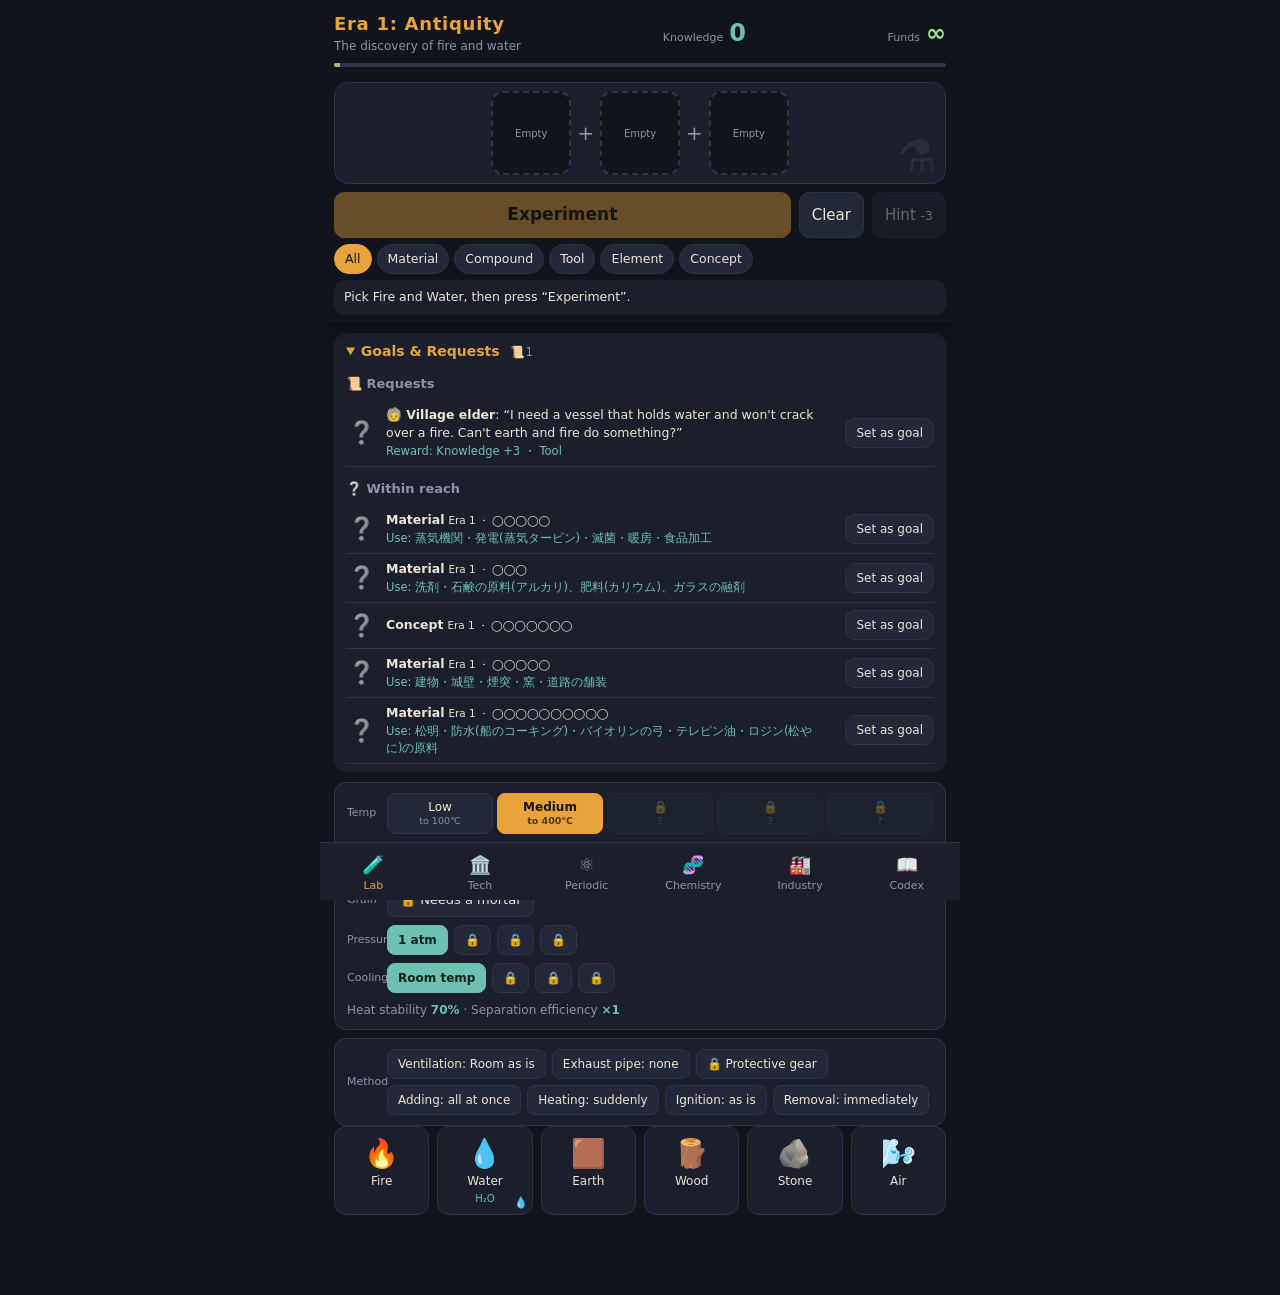
<file: index.html>
<!doctype html>
<html lang="ja">
<head>
<meta charset="utf-8">
<meta name="viewport" content="width=device-width, initial-scale=1, viewport-fit=cover, user-scalable=no">
<meta name="theme-color" content="#12141c">
<meta name="apple-mobile-web-app-capable" content="yes">
<meta name="apple-mobile-web-app-status-bar-style" content="black-translucent">
<title>Elements of Discovery</title>
<link rel="manifest" href="manifest.json">
<link rel="icon" href="icon.svg" type="image/svg+xml">
<link rel="stylesheet" href="style.css">
<script src="i18n.js"></script>
<script src="i18n_en_base.js"></script>
<script src="i18n_en_game.js"></script>
<script src="i18n_en_chem.js"></script>
<script src="i18n_en_dyn.js"></script>
<script src="i18n_en_study.js"></script>
<script src="i18n_en_industry.js"></script>
<script src="i18n_en_static.js"></script>
<script src="i18n_en_notes.js"></script>
<script src="i18n_en_items1.js"></script>
<script src="i18n_en_items2.js"></script>
<script src="i18n_en_items3.js"></script>
<script src="i18n_en_items4.js"></script>
<script src="i18n_en_items5.js"></script>
<script src="i18n_en_recipes1.js"></script>
<script src="i18n_en_recipes2.js"></script>
<script src="i18n_en_recipes3.js"></script>
<script src="i18n_en_techs.js"></script>
<script src="i18n_en_data.js"></script>
<script src="i18n_en_data2.js"></script>
<script src="i18n_en_goals.js"></script>
</head>
<body>
<header id="top">
  <div class="brand">
    <div class="era" id="eraName"></div>
    <div class="era-sub" id="eraSub"></div>
  </div>
  <div class="pt"><span>知識</span><b id="pt">0</b></div>
  <div class="pt gold"><span>資金</span><b id="goldChip">∞</b></div>
  <div class="bar"><i id="eraBar"></i></div>
</header>

<main>
  <section id="tab-lab" class="panel">
    <div class="labtop" id="labtop">
      <div class="bench" id="bench">
        <div class="slots" id="slots"></div>
        <div class="flask" id="flask" aria-hidden="true">⚗️</div>
      </div>
      <div class="actions">
        <button id="btnRun" class="primary">実験する</button>
        <button id="btnClear">クリア</button>
        <button id="btnHint">ヒント <small>-3</small></button>
      </div>
      <div class="chips" id="chips"></div>
      <div class="log" id="log"></div>
    </div>
    <div id="goalPanel"></div>
    <div class="cond" id="cond"></div>
    <div class="cond proc" id="proc"></div>
    <div class="grid" id="inv"></div>
  </section>

  <section id="tab-tech" class="panel" hidden>
    <p class="lead">発見した知識を使って、新しい探索や道具を開放しよう。</p>
    <div id="techList"></div>
  </section>

  <section id="tab-table" class="panel" hidden>
    <div class="lead" id="tableLead"></div>
    <div id="tableWrap"></div>
  </section>

  <section id="tab-mol" class="panel" hidden>
    <div id="molBody"></div>
  </section>

  <section id="tab-ind" class="panel" hidden>
    <div id="indBody"></div>
  </section>

  <section id="tab-codex" class="panel" hidden>
    <div class="lead" id="codexCount"></div>
    <div id="codex"></div>
    <div id="fxSettings"></div>
    <div class="langsw" id="langSw"><span>🌐 Language / 言語</span><button data-lang="ja">日本語</button><button data-lang="en">English</button></div>
    <button id="btnCheat" class="cheat"></button>
    <!-- ADMIN-LINK-START: 管理者用リンク。公開版では、この3行(コメントとリンク)を削除する -->
    <a id="adminLink" class="adminlink" href="admin.html" target="_blank" rel="noopener">🛠 管理者ビューを開く(反応・生成リスト/ツリー図)</a>
    <!-- ADMIN-LINK-END -->
    <button id="btnExport" class="cheat">セーブデータを書き出す(JSON)</button>
    <button id="btnReset" class="danger">セーブデータを消去</button>
  </section>
</main>

<nav id="tabs">
  <button data-tab="lab" class="on">🧪<span>実験室</span></button>
  <button data-tab="tech" >🏛️<span>技術</span></button>
  <button data-tab="table">⚛️<span>周期表</span></button>
  <button data-tab="mol">🧬<span>化学</span></button>
  <button data-tab="ind">🏭<span>産業</span></button>
  <button data-tab="codex">📖<span>図鑑</span></button>
</nav>

<div id="modal" class="modal" hidden>
  <div class="card" id="card"></div>
</div>
<div id="toast" class="toast" hidden></div>

<script src="data.js"></script>
<script src="elements.js"></script>
<script src="elements_extra.js"></script>
<script src="elements_compounds.js"></script>
<script src="elements_safety.js"></script>
<script src="elements_phases.js"></script>
<script src="elements_distill.js"></script>
<script src="elements_electric.js"></script>
<script src="elements_cells.js"></script>
<script src="molviz.js"></script>
<script src="elements_organic.js"></script>
<script src="elements_chem.js"></script>
<script src="elements_dyn.js"></script>
<script src="elements_yield.js"></script>
<script src="elements_yield2.js"></script>
<script src="elements_why.js"></script>
<script src="elements_market.js"></script>
<script src="elements_invest.js"></script>
<script src="elements_risk.js"></script>
<script src="elements_uses.js"></script>
<script src="elements_era.js"></script>
<script src="elements_more.js"></script>
<script src="elements_inorg.js"></script>
<script src="elements_org2.js"></script>
<script src="elements_bio.js"></script>
<script src="elements_org3.js"></script>
<script src="elements_inorg2.js"></script>
<script src="elements_adv.js"></script>
<script src="elements_nat.js"></script>
<script src="elements_extract.js"></script>
<script src="elements_yield3.js"></script>
<script src="elements_econ.js"></script>
<script src="elements_history.js"></script>
<script src="elements_replay.js"></script>
<script src="elements_replay2.js"></script>
<script src="elements_replay3.js"></script>
<script src="elements_replay4.js"></script>
<script src="elements_replay5.js"></script>
<script src="elements_know.js"></script>
<script src="elements_myth.js"></script>
<script src="elements_myth2.js"></script>
<script src="i18n_apply.js"></script>
<script src="fx.js"></script>
<script src="chemui.js"></script>
<script src="dynui.js"></script>
<script src="historyui.js"></script>
<script src="replayui.js"></script>
<script src="notebookui.js"></script>
<script src="studyui.js"></script>
<script src="game.js"></script>
<script src="industry.js"></script>
<script src="goals.js"></script>
<script>
(function () {
  I18N.dom(document.body); // 最初からある文言を訳す
  document.querySelectorAll("#langSw button").forEach(function (b) {
    if (b.dataset.lang === I18N.lang) b.classList.add("on");
    b.onclick = function () { if (b.dataset.lang !== I18N.lang) I18N.set(b.dataset.lang); };
  });
})();
</script>
<script>
(function () {
  var top = document.getElementById("top");
  function set() { document.documentElement.style.setProperty("--hdr", top.offsetHeight + "px"); }
  set(); window.addEventListener("resize", set); window.addEventListener("load", set);
  if (window.ResizeObserver) new ResizeObserver(set).observe(top);
})();
</script>
</body>
</html>
</file>
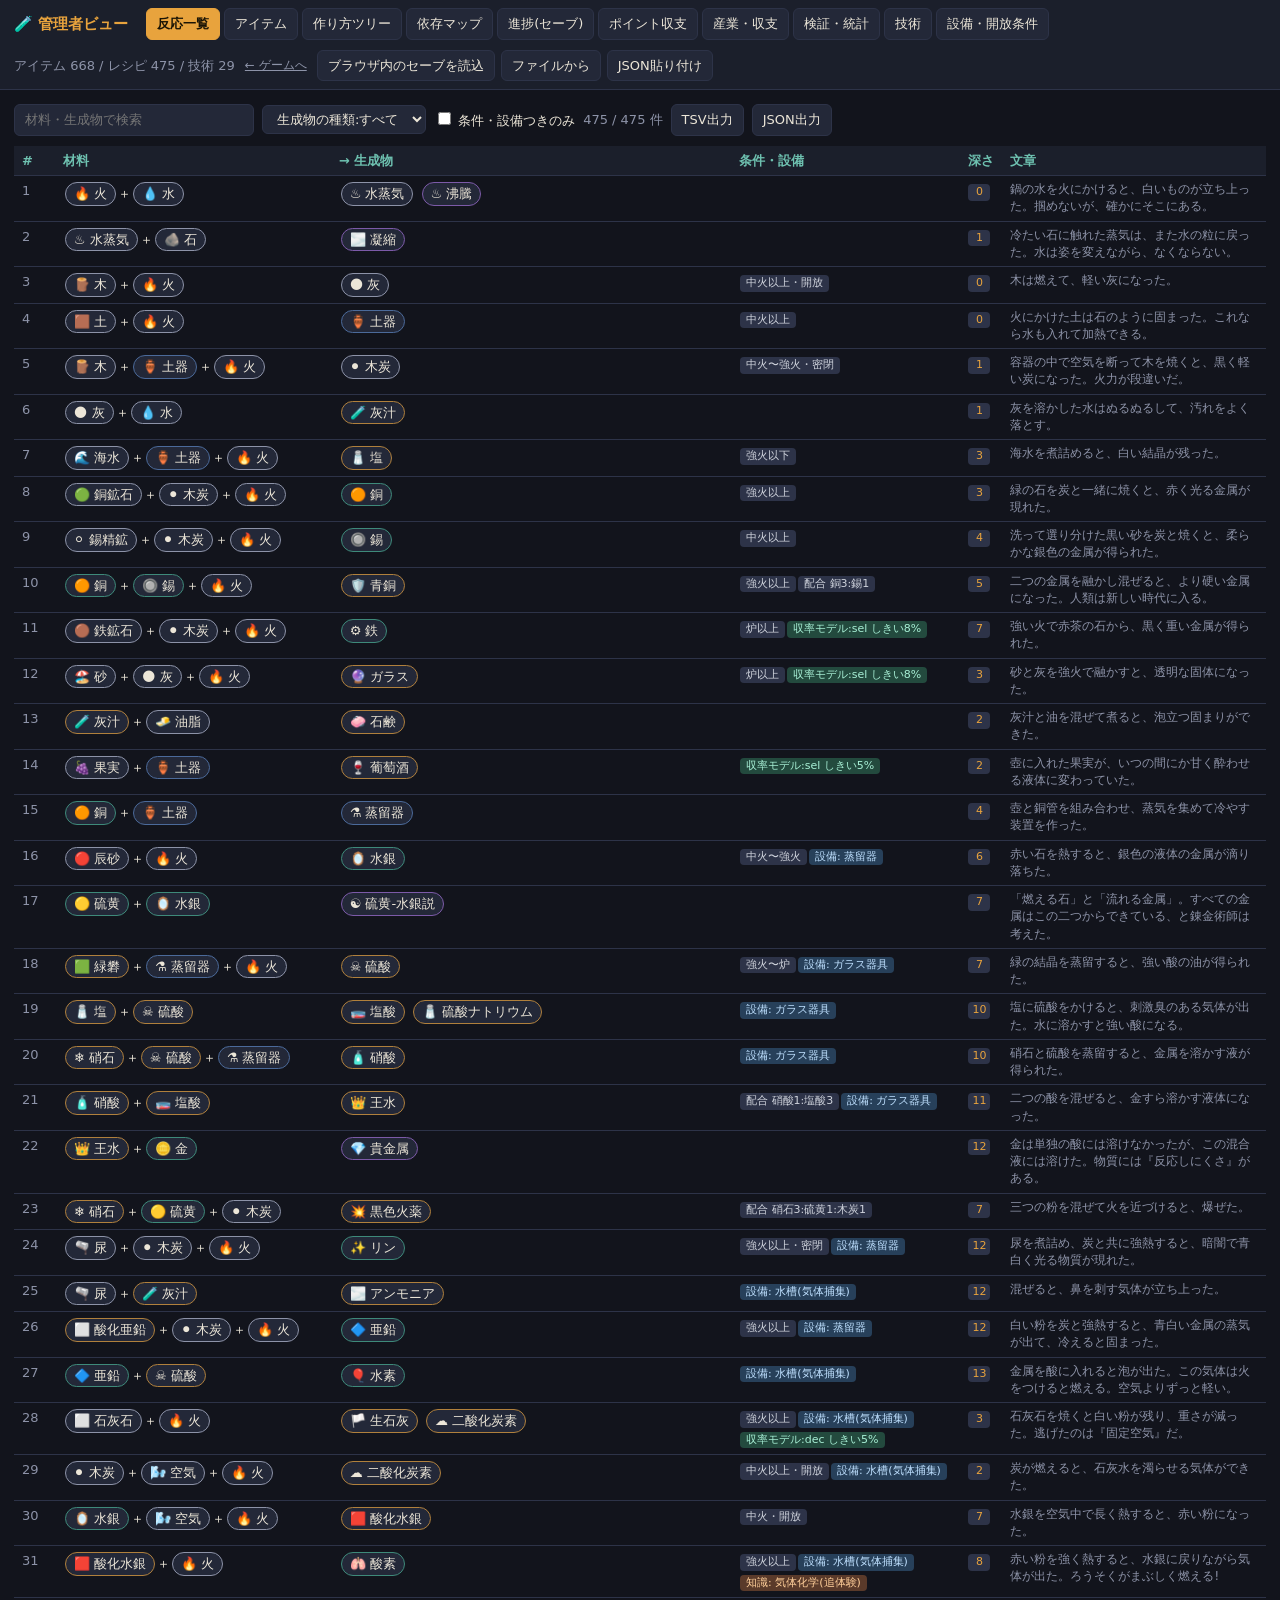
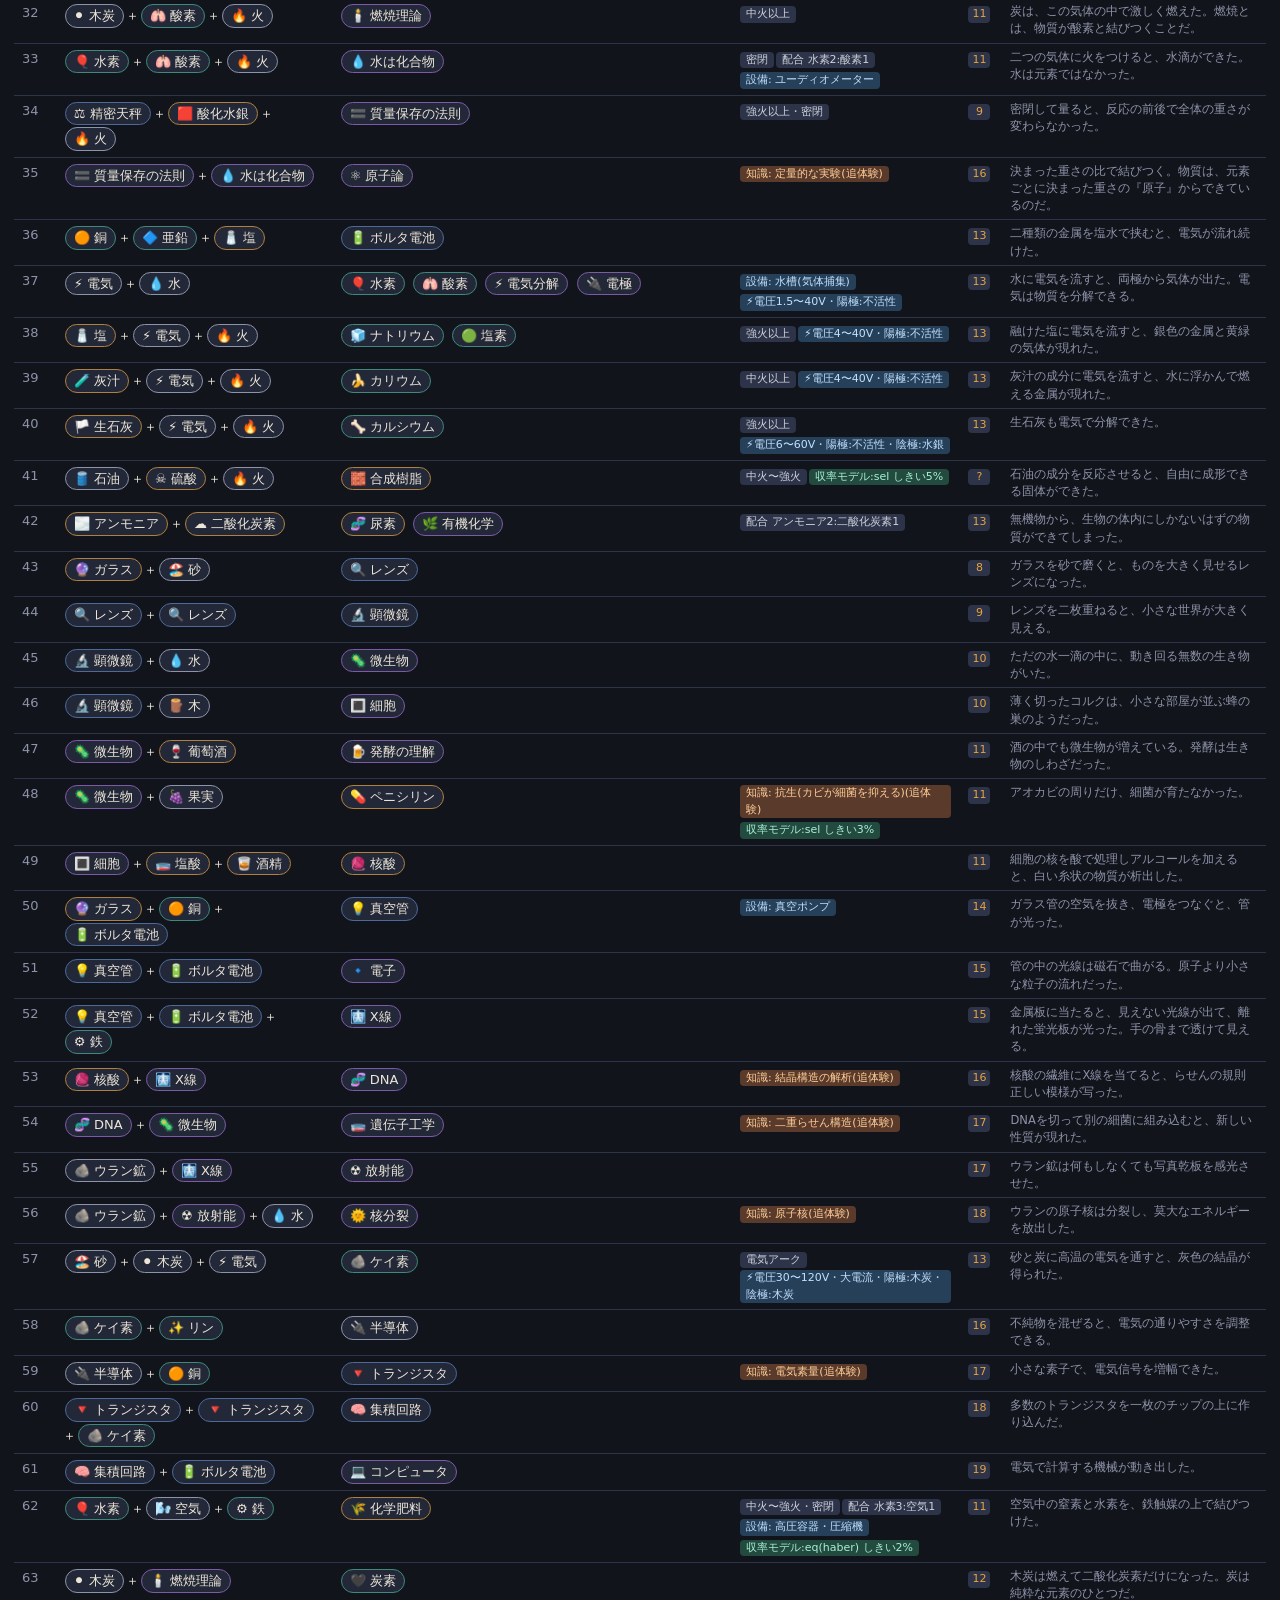
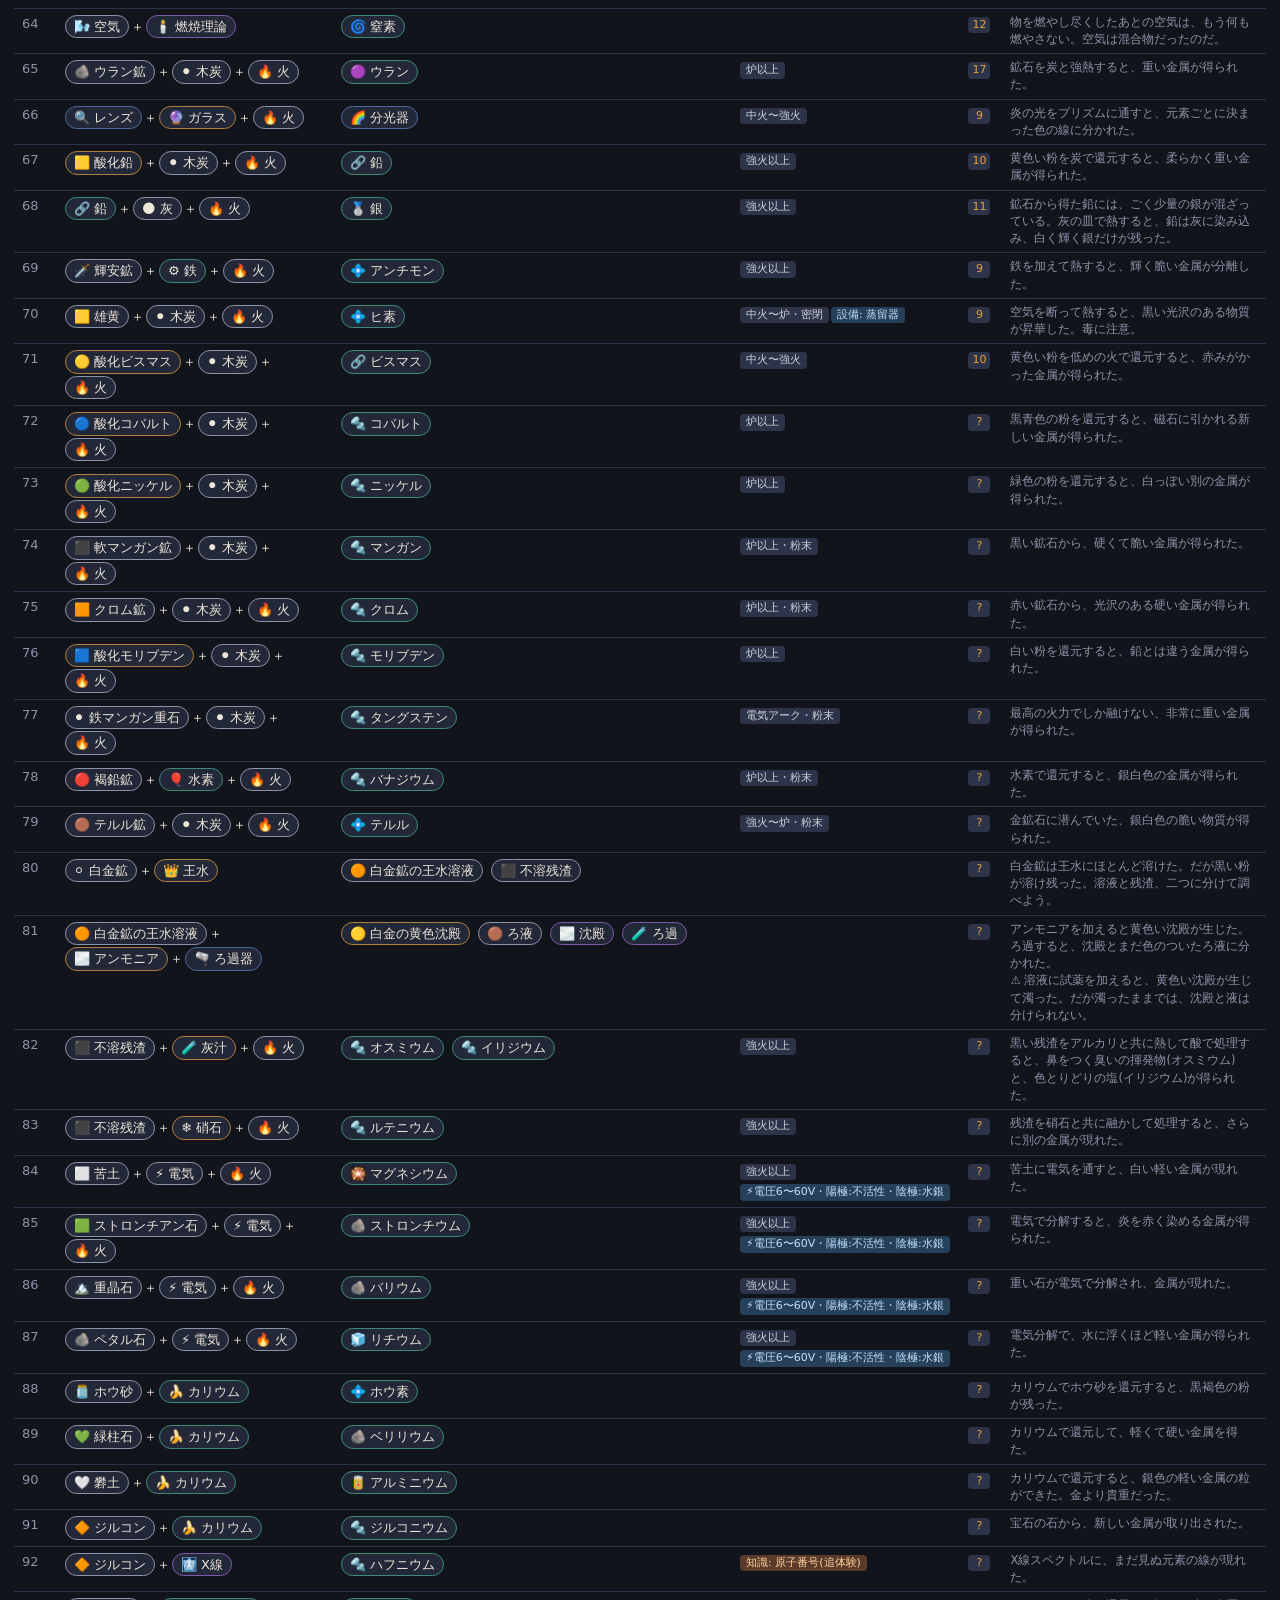
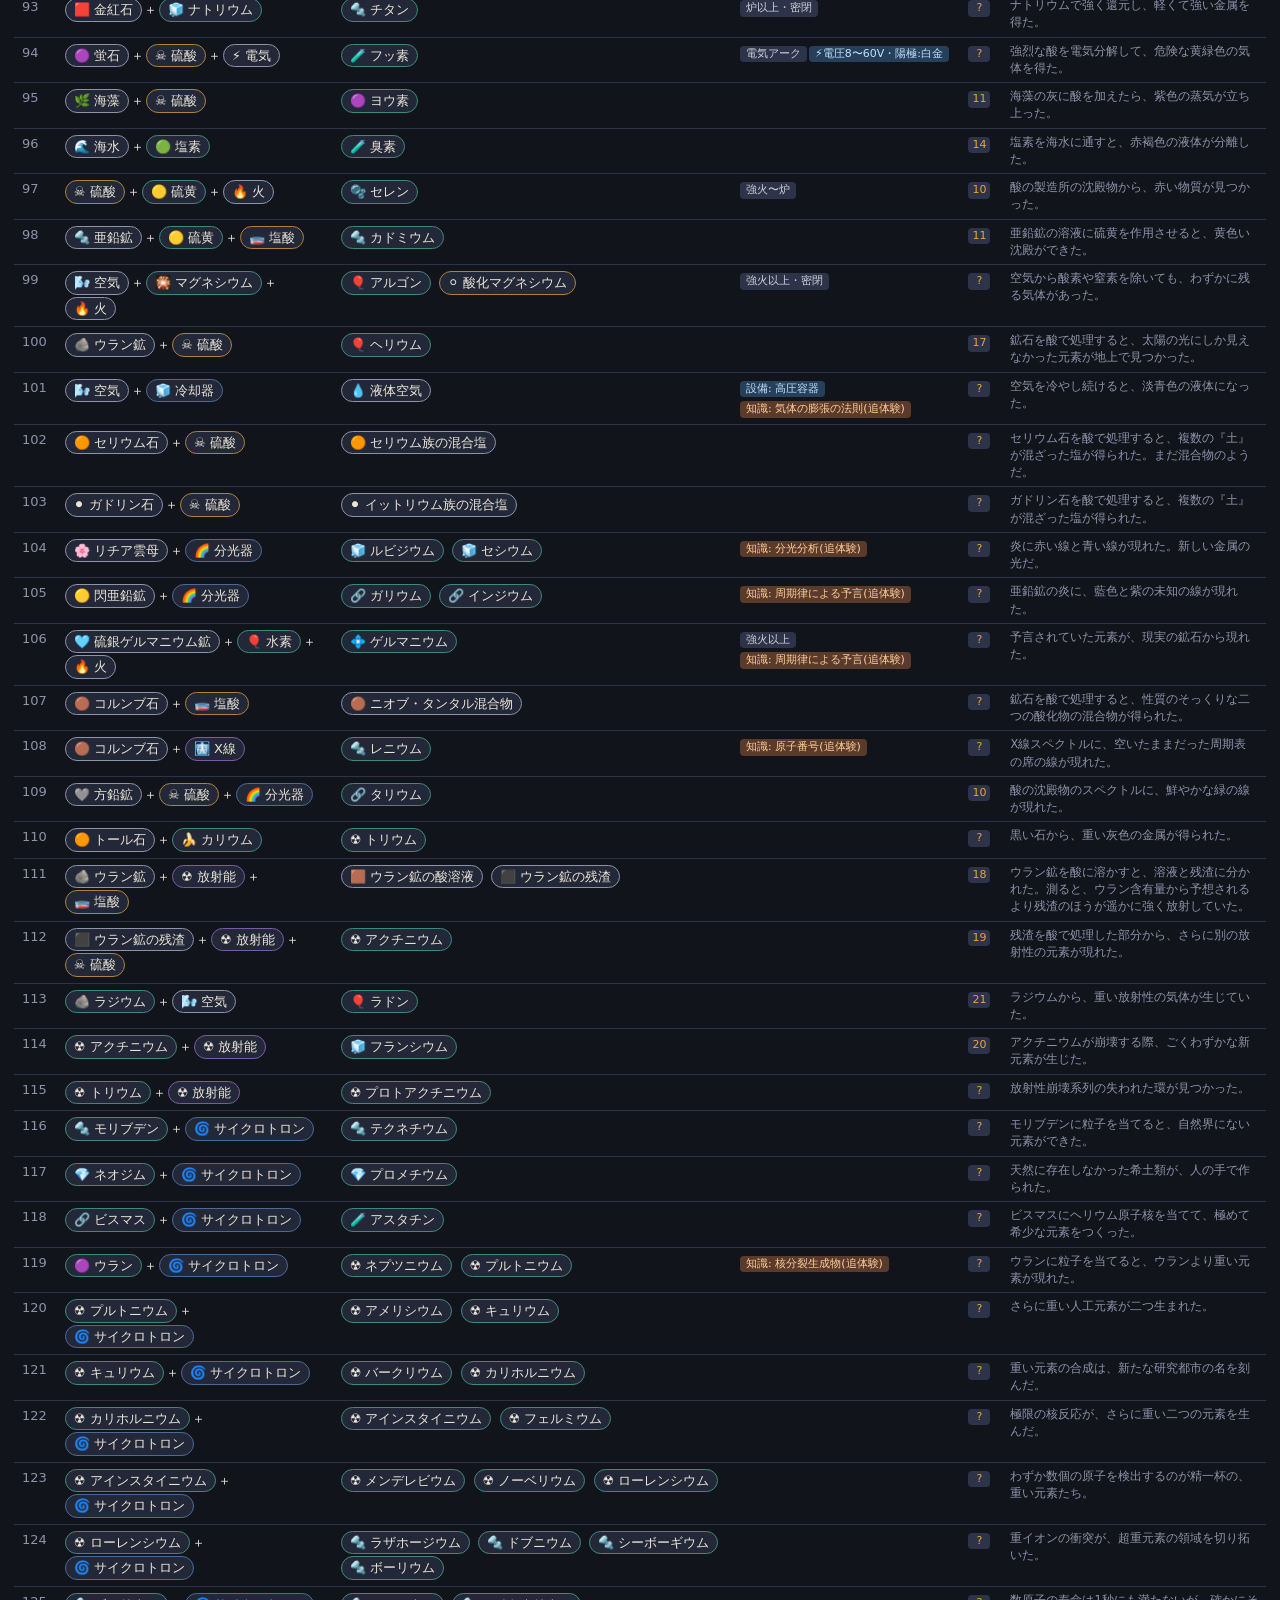
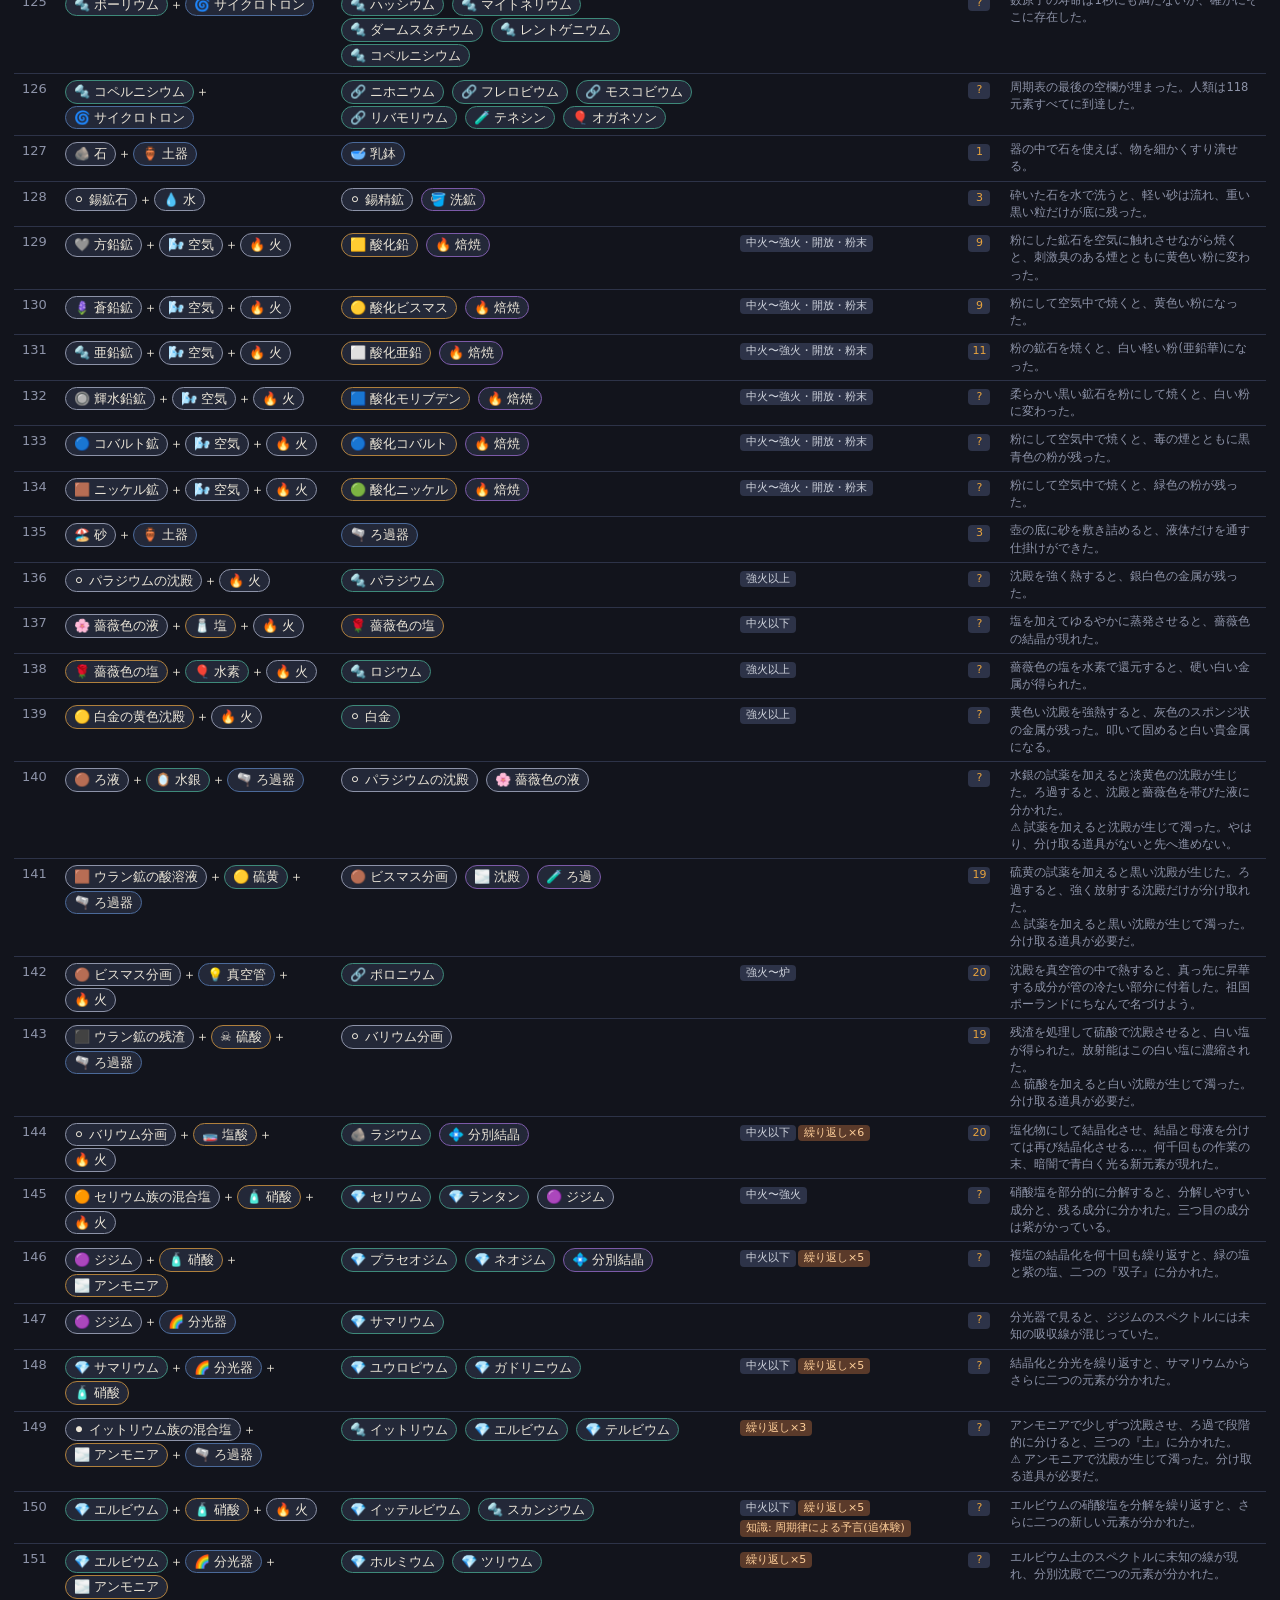
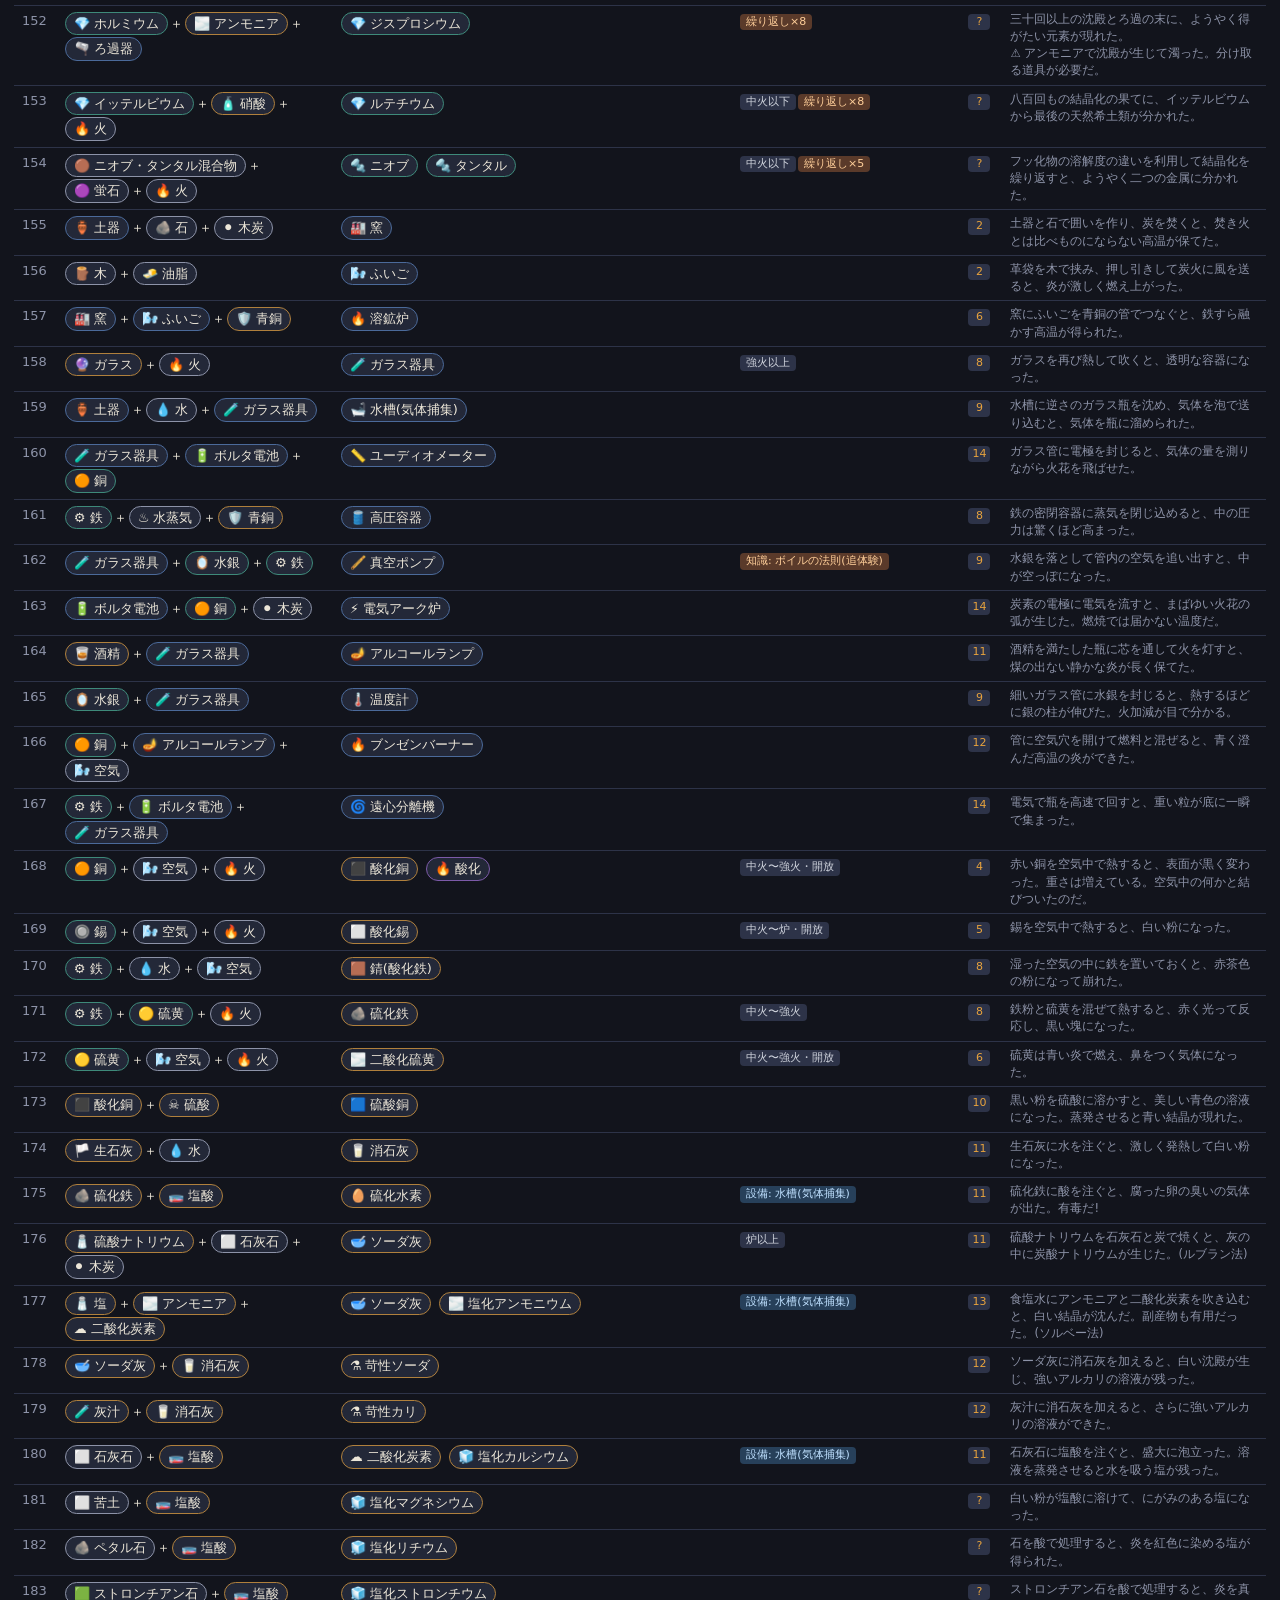
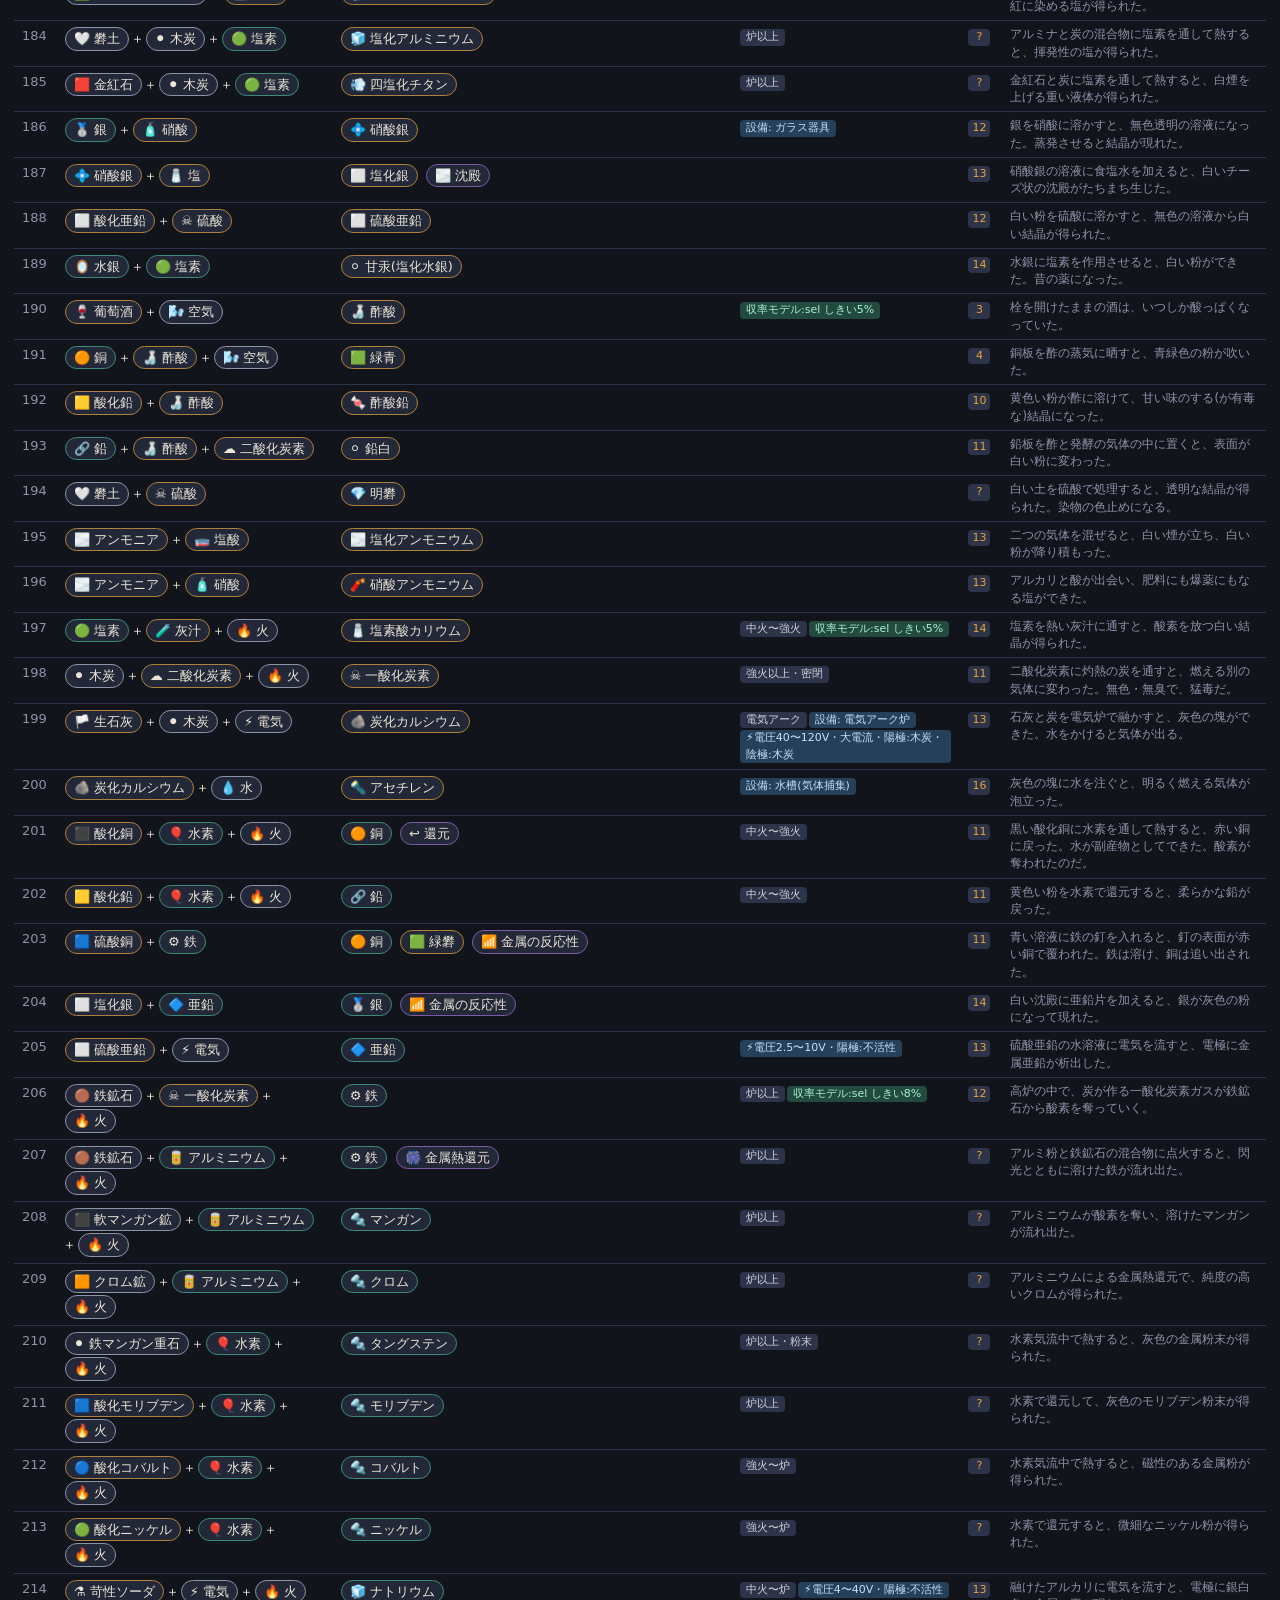
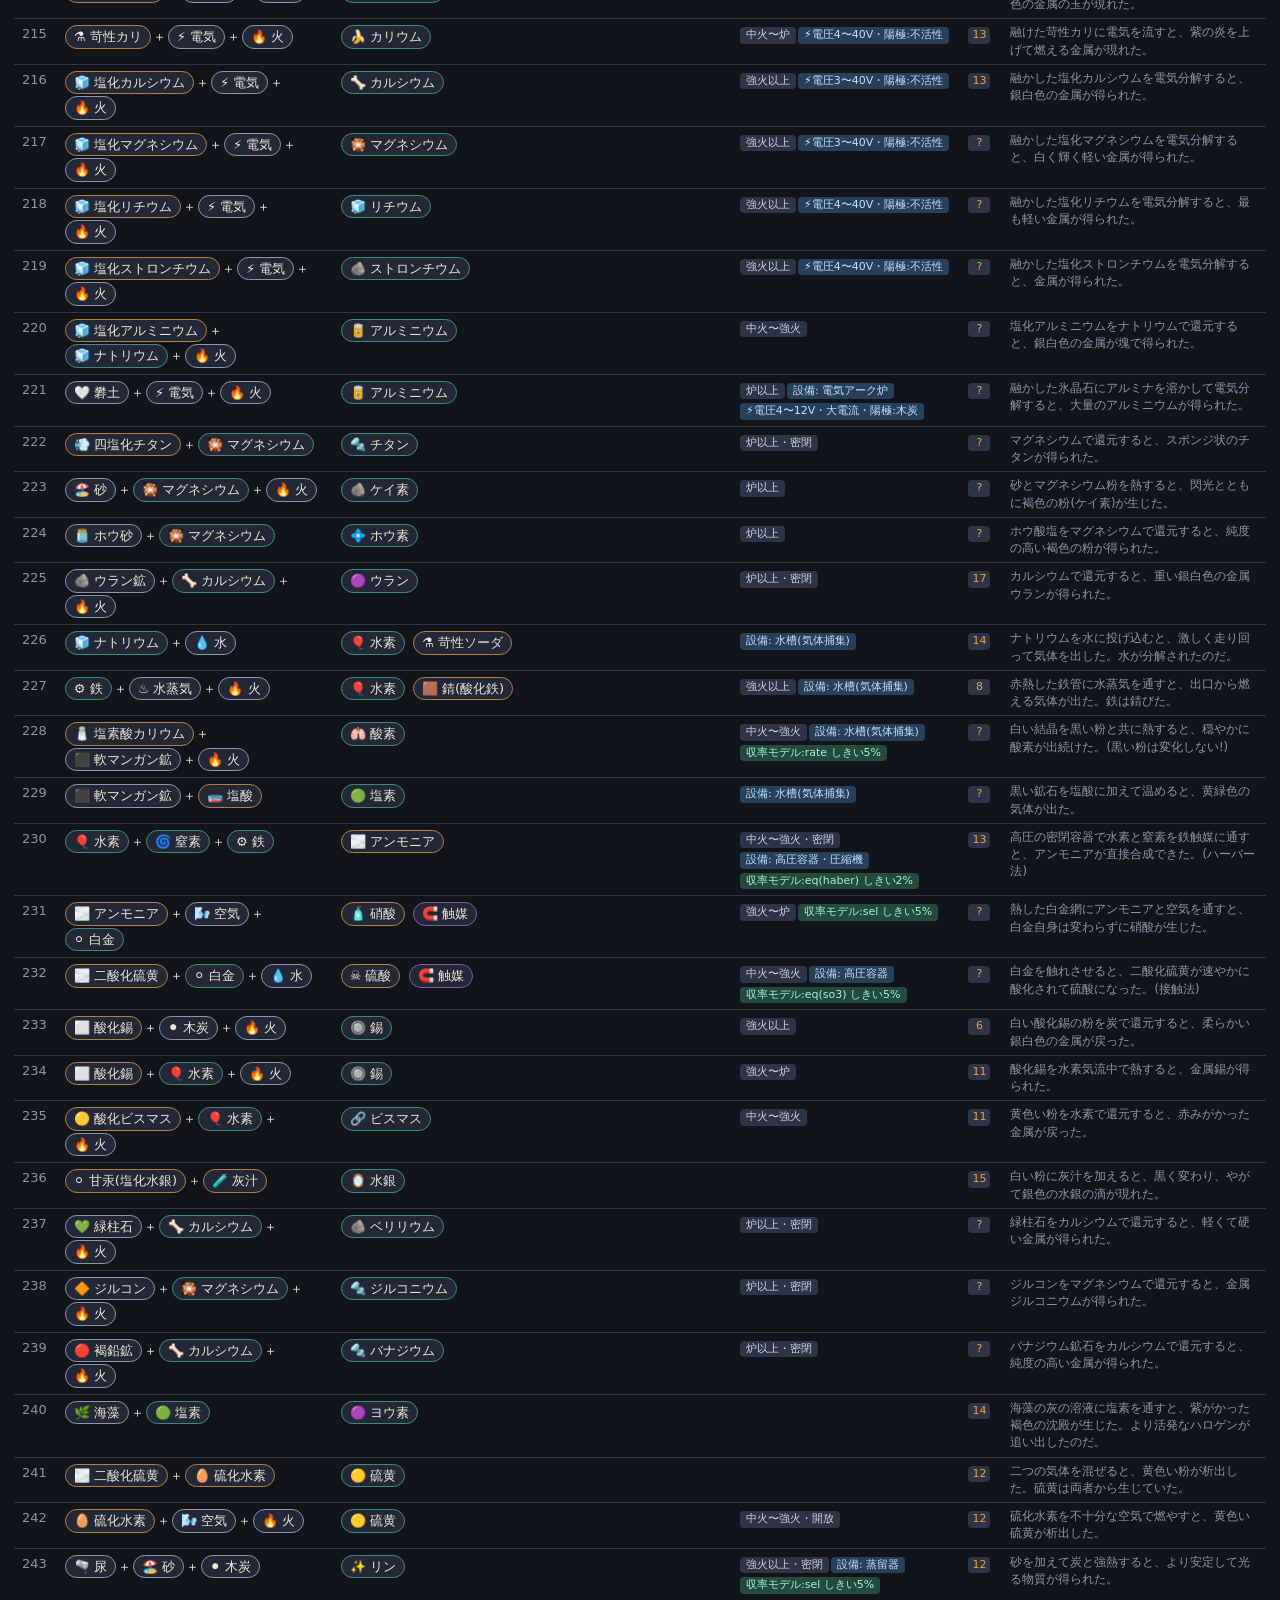
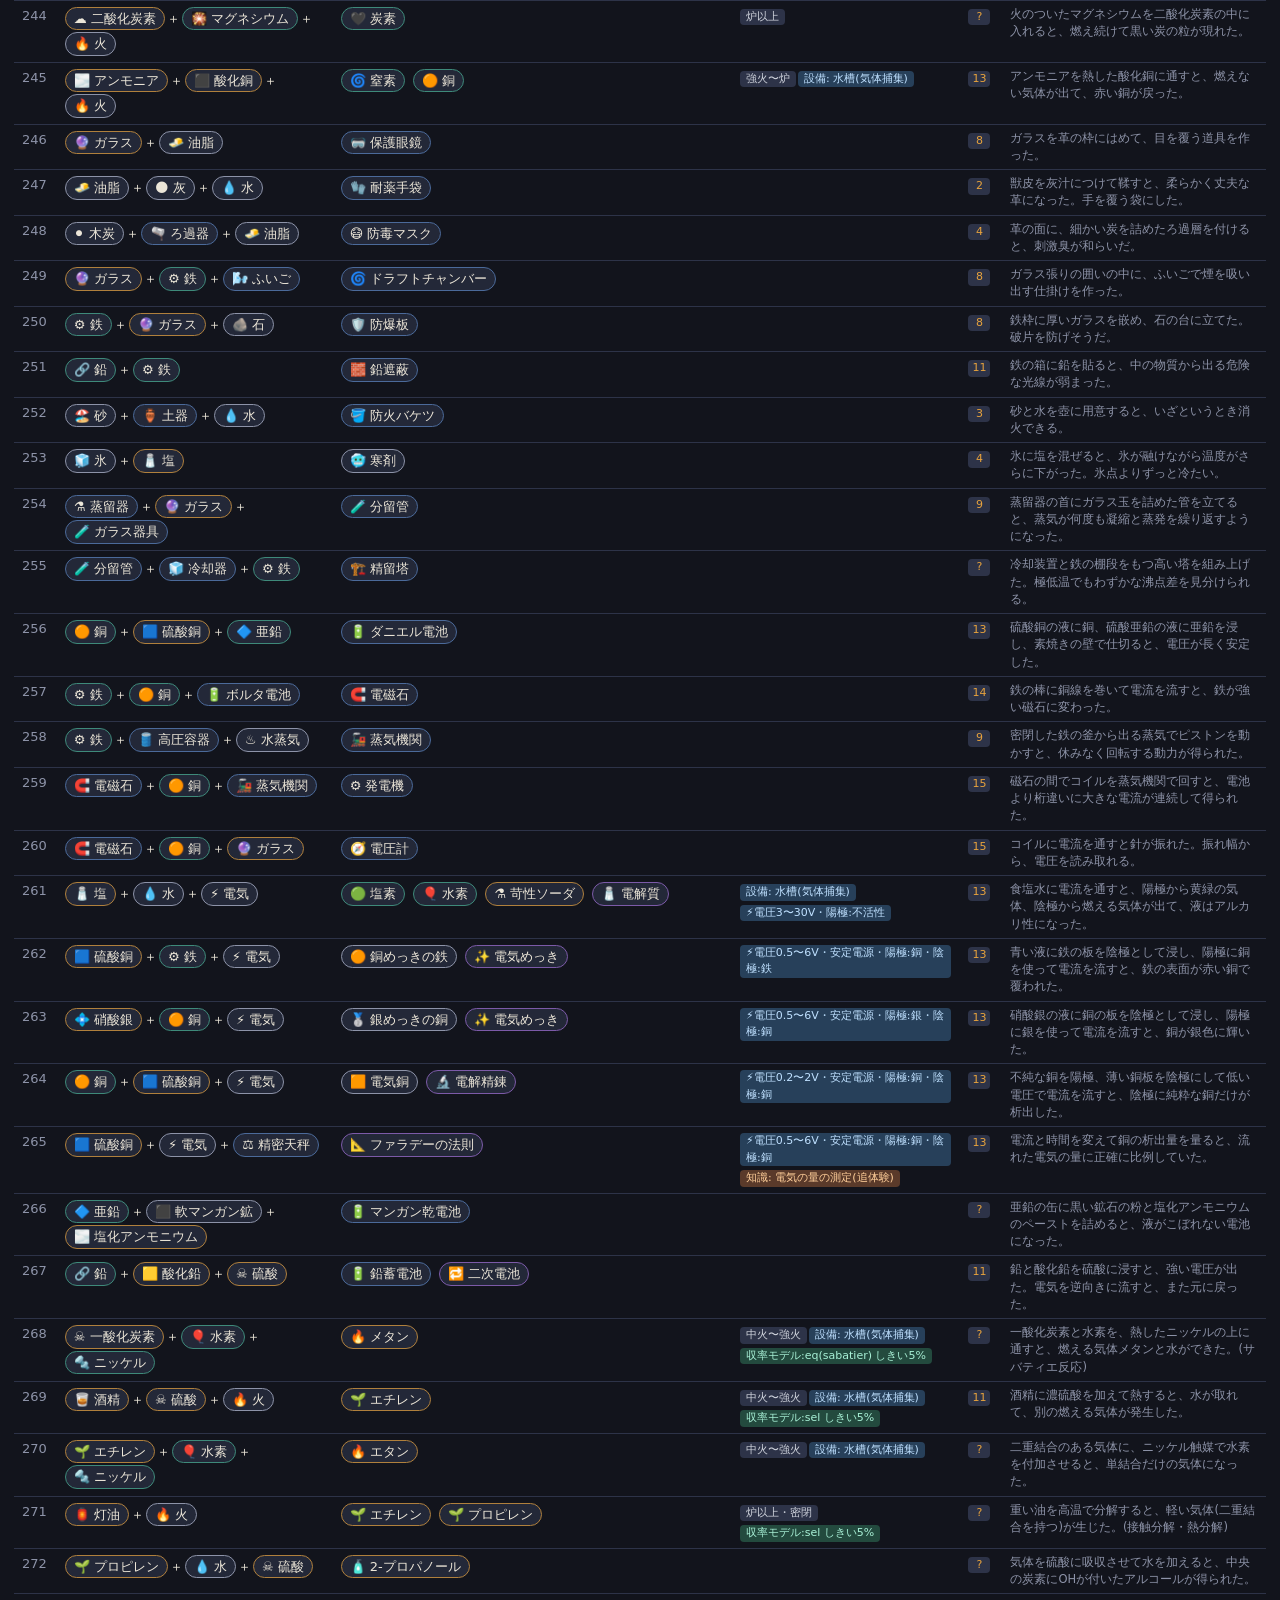
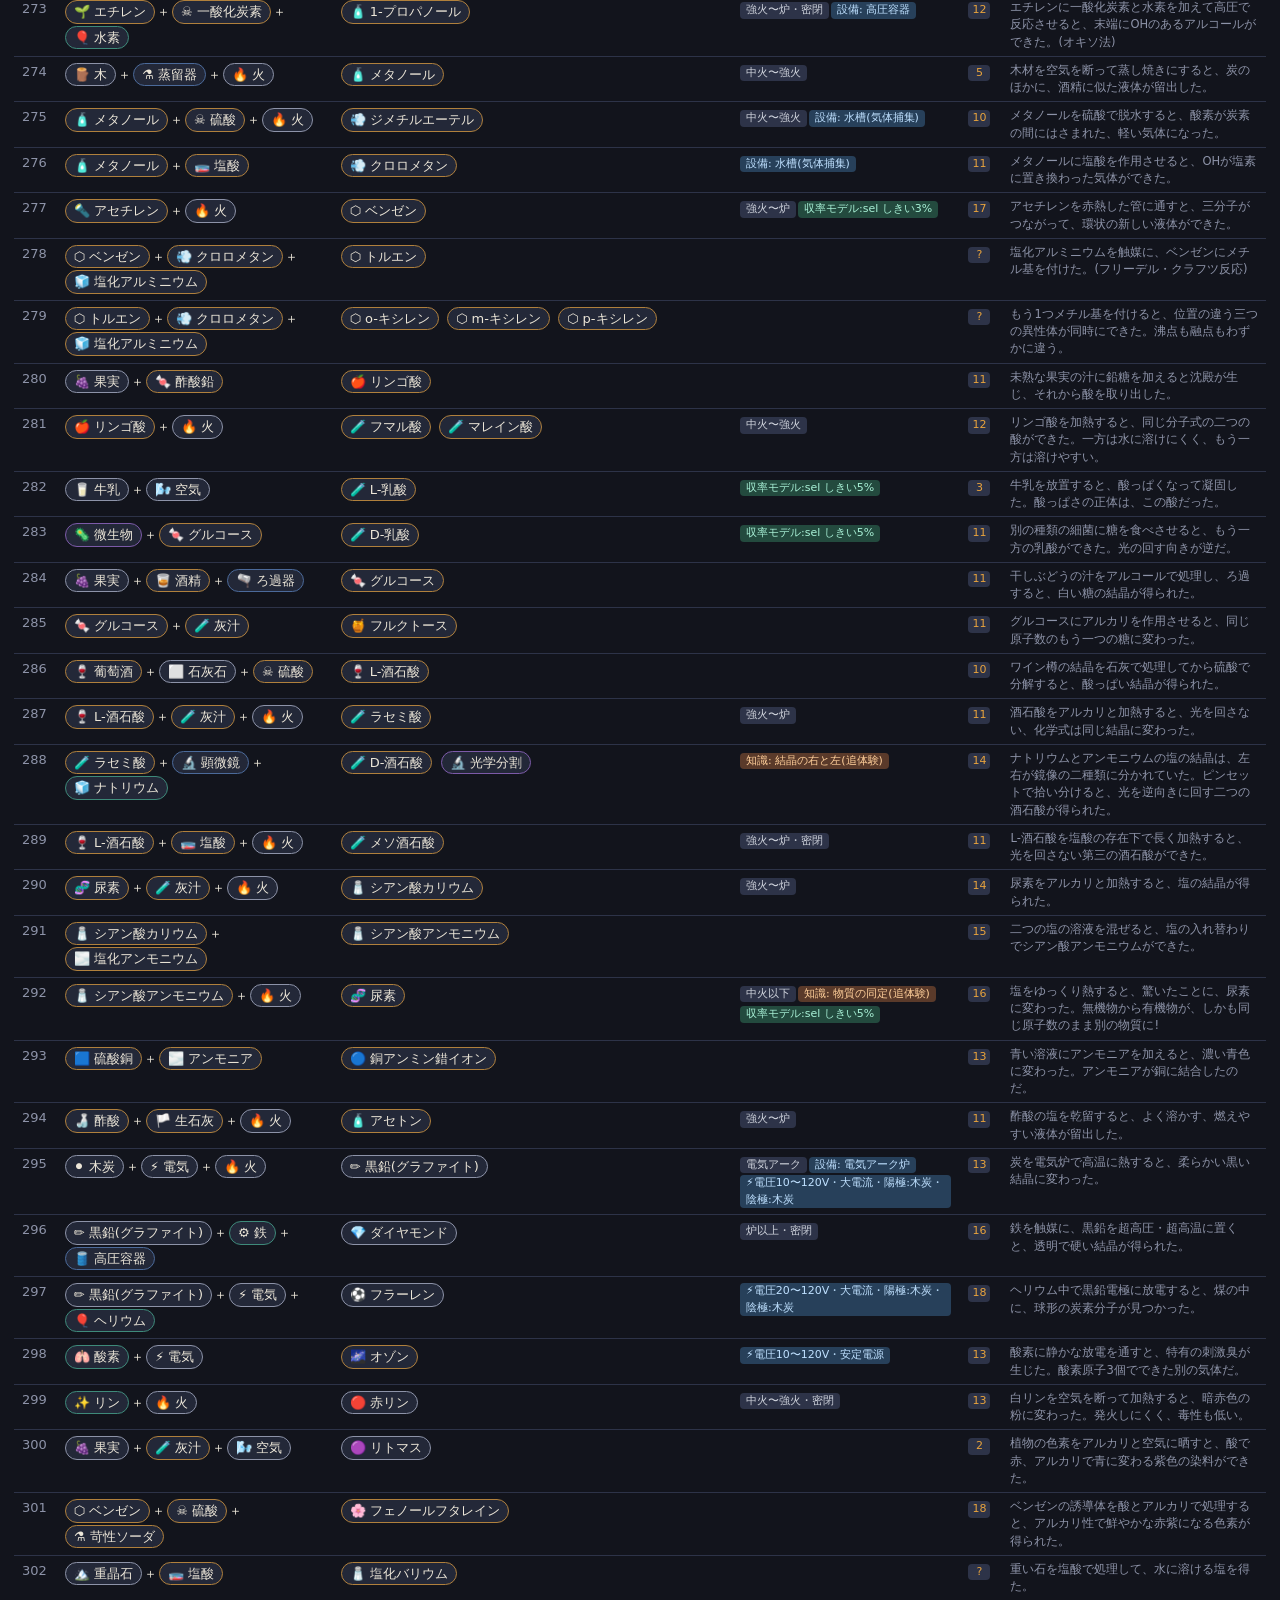
<file: admin.html>
<!doctype html>
<html lang="ja">
<head>
<meta charset="utf-8">
<meta name="viewport" content="width=device-width, initial-scale=1">
<meta name="robots" content="noindex">
<title>Elements of Discovery - 管理者ビュー</title>
<style>
  :root { --bg:#12141c; --panel:#1b1f2b; --panel2:#232838; --line:#2d3348; --text:#ece6d8; --dim:#8d93a8; --accent:#e8a33d; --accent2:#6ec1b0; --blue:#6aa6ff; --orange:#ff9a5a; }
  * { box-sizing: border-box; }
  body { margin:0; background:var(--bg); color:var(--text); font:13px/1.5 -apple-system,"Hiragino Sans","Yu Gothic UI","Noto Sans JP",system-ui,sans-serif; }
  header { position:sticky; top:0; z-index:10; background:var(--panel); border-bottom:1px solid var(--line); padding:8px 14px; display:flex; gap:10px; align-items:center; flex-wrap:wrap; }
  header h1 { font-size:15px; margin:0 8px 0 0; color:var(--accent); }
  header a { color:var(--dim); font-size:12px; }
  nav { display:flex; gap:4px; flex-wrap:wrap; }
  button, select, input { font:inherit; color:var(--text); background:var(--panel2); border:1px solid var(--line); border-radius:6px; padding:5px 10px; }
  button { cursor:pointer; } button.on { background:var(--accent); color:#1a1405; border-color:var(--accent); font-weight:700; }
  main { padding:14px; max-width:1500px; margin:0 auto; }
  .bar { display:flex; gap:8px; flex-wrap:wrap; align-items:center; margin-bottom:10px; }
  .bar input[type=search] { min-width:240px; }
  .muted { color:var(--dim); } small { color:var(--dim); }
  table { border-collapse:collapse; width:100%; }
  th, td { padding:5px 8px; border-bottom:1px solid var(--line); text-align:left; vertical-align:top; }
  th { position:sticky; top:46px; background:var(--panel); cursor:pointer; user-select:none; white-space:nowrap; z-index:3; font-weight:600; color:var(--accent2); }
  tr:hover td { background:#ffffff08; }
  .pill { display:inline-block; padding:1px 8px; border-radius:99px; border:1px solid var(--line); background:var(--panel2); margin:1px 2px; cursor:pointer; white-space:nowrap; }
  .pill:hover { border-color:var(--accent); }
  .t-material { border-color:#8d93a8; } .t-compound { border-color:#b0803c; } .t-tool { border-color:#4b6a9a; } .t-element { border-color:#3e8a7a; } .t-concept { border-color:#7c5aa8; }
  .eq { color:var(--dim); font-size:11.5px; }
  .chip { display:inline-block; font-size:11px; padding:0 6px; border-radius:4px; background:#2d3348; color:#cfd3dc; margin:1px; }
  .chip.warn { background:#5a3a2a; color:#ffcf9a; } .chip.eqp { background:#27405a; color:#bfe0ff; } .chip.ok { background:#234a3e; color:#a8f0d6; }
  .card { background:var(--panel); border:1px solid var(--line); border-radius:10px; padding:10px 14px; margin-bottom:12px; }
  details { margin-left:16px; border-left:1px dashed var(--line); padding-left:8px; }
  details > summary { cursor:pointer; padding:2px 0; list-style-position:outside; } details > summary:hover { color:var(--accent); }
  .src { margin:4px 0 4px 6px; padding:4px 8px; background:#ffffff06; border-radius:6px; } .src b { color:var(--accent2); }
  .depth { display:inline-block; min-width:22px; text-align:center; background:#2d3348; border-radius:4px; font-size:11px; margin-right:4px; color:var(--accent); }
  ol.plan { margin:6px 0; padding-left:22px; } ol.plan li { margin:2px 0; }
  #map { width:100%; height:72vh; background:#0e1016; border:1px solid var(--line); border-radius:8px; cursor:grab; }
  #map text { font-size:11px; fill:#ece6d8; pointer-events:none; }
  #map .node { cursor:pointer; } #map .node rect { stroke-width:1; }
  .stat { display:inline-block; min-width:120px; background:var(--panel2); border-radius:8px; padding:6px 12px; margin:0 8px 8px 0; } .stat b { display:block; font-size:20px; color:var(--accent); }
  .grid2 { display:grid; grid-template-columns:repeat(auto-fill,minmax(320px,1fr)); gap:10px; }
  .pill.un { opacity:.42; border-style:dashed; } .pill.hv::after { content:" ✓"; color:var(--accent2); font-size:10px; }
  .bar2 { display:flex; gap:6px; align-items:center; } .prog { height:8px; background:#2d3348; border-radius:4px; overflow:hidden; min-width:120px; } .prog i { display:block; height:100%; background:linear-gradient(90deg,var(--accent),var(--accent2)); }
  .legend span { margin-right:12px; } .legend i { display:inline-block; width:10px; height:10px; border-radius:2px; margin-right:4px; vertical-align:-1px; }
</style>
</head>
<body>
<header>
  <h1>🧪 管理者ビュー</h1>
  <nav id="nav"></nav>
  <span class="muted" id="counts"></span>
  <a href="index.html">← ゲームへ</a>
  <span id="saveBar" class="muted"></span>
  <input type="file" id="saveFile" accept="application/json,.json" hidden>
</header>
<main id="view"></main>

<!-- ゲームと同じデータを、同じ順序で読み込む -->
<script src="data.js"></script>
<script src="elements.js"></script>
<script src="elements_extra.js"></script>
<script src="elements_compounds.js"></script>
<script src="elements_safety.js"></script>
<script src="elements_phases.js"></script>
<script src="elements_distill.js"></script>
<script src="elements_electric.js"></script>
<script src="elements_cells.js"></script>
<script src="molviz.js"></script>
<script src="elements_organic.js"></script>
<script src="elements_chem.js"></script>
<script src="elements_dyn.js"></script>
<script src="elements_yield.js"></script>
<script src="elements_yield2.js"></script>
<script src="elements_why.js"></script>
<script src="elements_market.js"></script>
<script src="elements_invest.js"></script>
<script src="elements_risk.js"></script>
<script src="elements_uses.js"></script>
<script src="elements_era.js"></script>
<script src="elements_more.js"></script>
<script src="elements_inorg.js"></script>
<script src="elements_org2.js"></script>
<script src="elements_bio.js"></script>
<script src="elements_org3.js"></script>
<script src="elements_inorg2.js"></script>
<script src="elements_adv.js"></script>
<script src="elements_nat.js"></script>
<script src="elements_extract.js"></script>
<script src="elements_yield3.js"></script>
<script src="elements_econ.js"></script>
<script src="elements_replay.js"></script>
<script src="elements_replay2.js"></script>
<script src="elements_replay3.js"></script>
<script src="elements_replay4.js"></script>
<script src="elements_replay5.js"></script>
<script src="admin.js"></script>
</body>
</html>
</file>
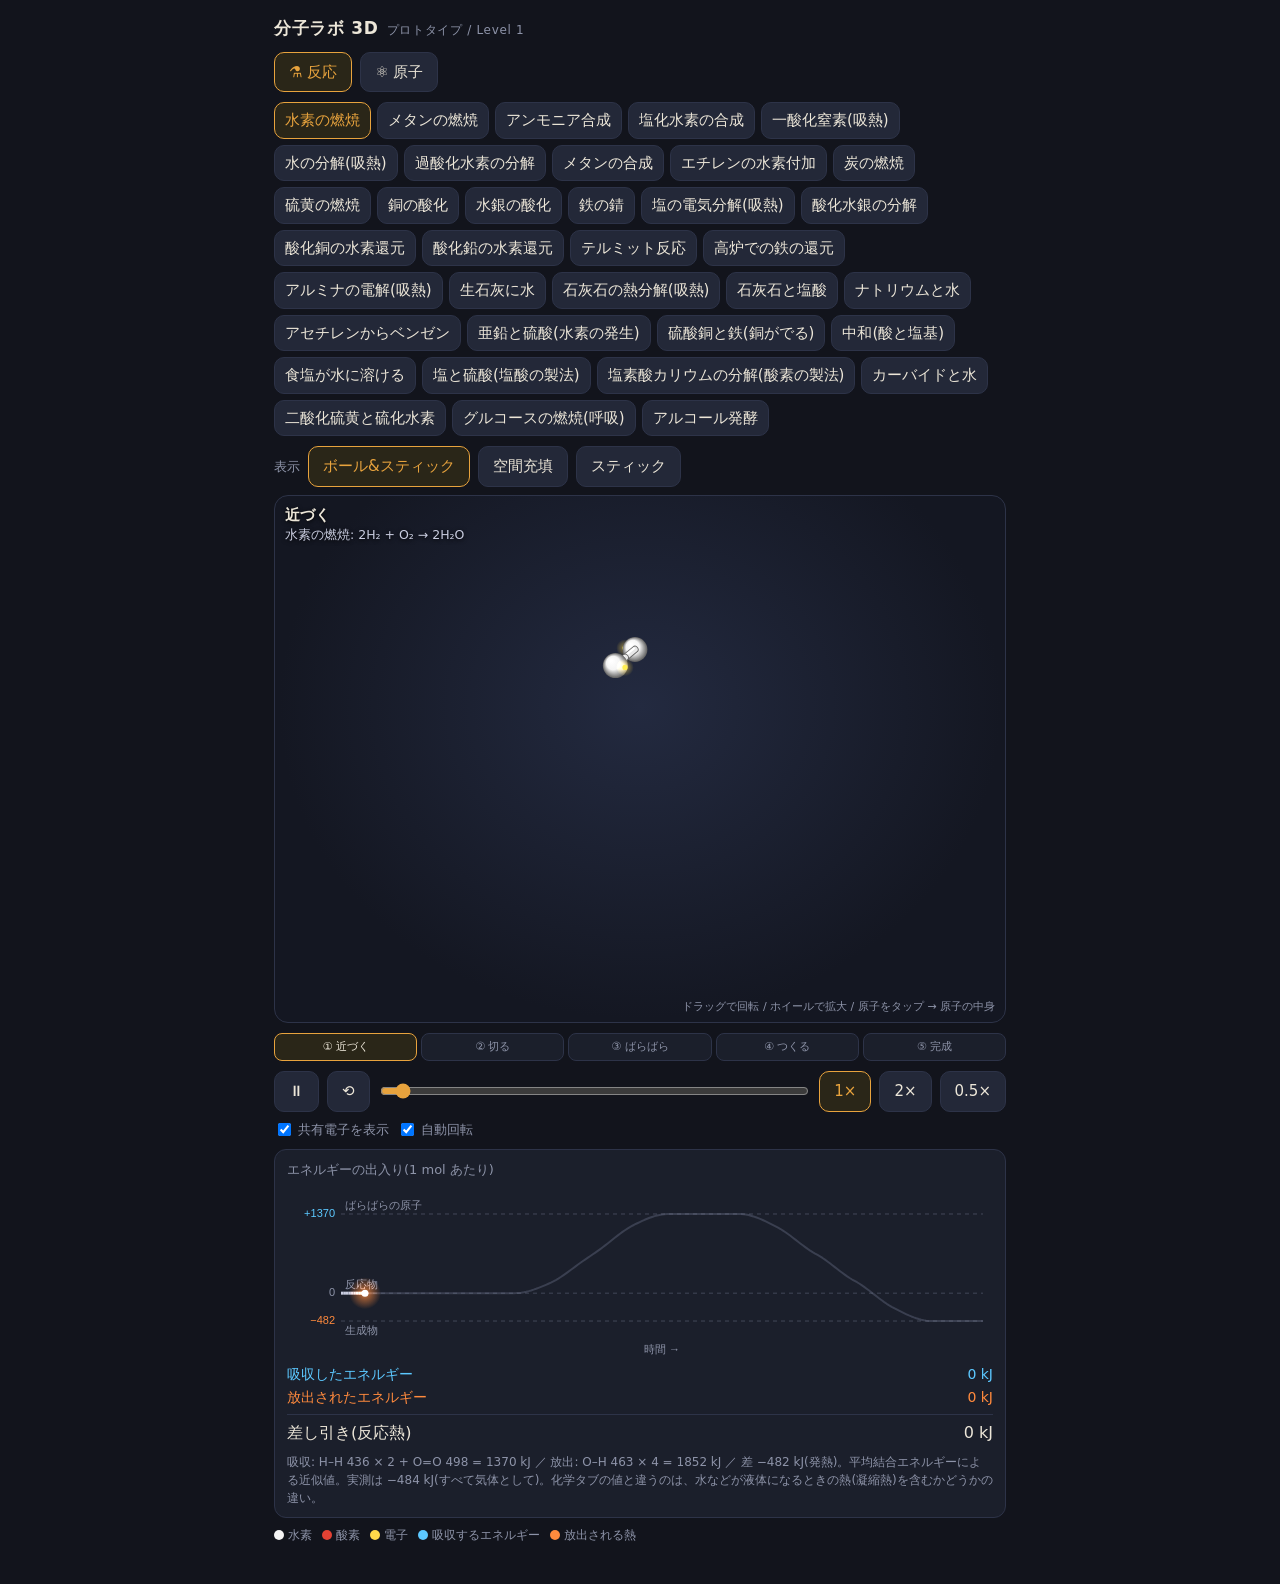
<file: lab3d.html>
<!doctype html>
<html lang="ja">
<head>
<meta charset="utf-8">
<meta name="viewport" content="width=device-width, initial-scale=1, viewport-fit=cover">
<meta name="theme-color" content="#12141c">
<title>分子ラボ 3D(プロトタイプ)</title>
<link rel="icon" href="icon.svg" type="image/svg+xml">
<style>
  :root { --bg:#12141c; --panel:#1b1f2b; --panel2:#232838; --line:#2d3348; --text:#ece6d8; --dim:#8d93a8; --accent:#e8a33d; --accent2:#6ec1b0; --hot:#ff8a3d; --cold:#5cc8ff; }
  * { box-sizing: border-box; -webkit-tap-highlight-color: transparent; }
  html, body { margin:0; background:var(--bg); color:var(--text); }
  body { font-family:-apple-system,"Hiragino Sans","Yu Gothic UI","Noto Sans JP",system-ui,sans-serif; font-size:15px; line-height:1.5; max-width:760px; margin:0 auto; padding:12px 14px 40px; }
  h1 { font-size:17px; margin:4px 0 10px; letter-spacing:.04em; }
  h1 small { color:var(--dim); font-weight:normal; font-size:12px; margin-left:8px; }
  .tabs { display:flex; gap:8px; margin-bottom:10px; }
  .tabs button, .btn { background:var(--panel2); color:var(--text); border:1px solid var(--line); border-radius:10px; padding:8px 14px; font:inherit; cursor:pointer; }
  .tabs button.on, .btn.on { border-color:var(--accent); color:var(--accent); background:#2a2618; }
  .stage { position:relative; background:radial-gradient(ellipse at 50% 40%, #232a40 0%, #141722 70%); border:1px solid var(--line); border-radius:14px; overflow:hidden; touch-action:none; }
  canvas { display:block; width:100%; }
  .caption { position:absolute; left:10px; right:10px; top:8px; pointer-events:none; text-shadow:0 1px 4px #000; }
  .caption b { font-size:15px; } .caption div { font-size:12.5px; color:#c9cde0; }
  .hint { position:absolute; right:10px; bottom:6px; font-size:11px; color:var(--dim); pointer-events:none; }
  .steps { display:flex; gap:4px; margin:10px 0; }
  .steps span { flex:1; text-align:center; font-size:11px; padding:5px 2px; border-radius:8px; background:var(--panel); color:var(--dim); border:1px solid var(--line); }
  .steps span.on { color:var(--text); border-color:var(--accent); background:#2a2618; }
  .steps span.cold.on { border-color:var(--cold); background:#14283a; }
  .steps span.hot.on { border-color:var(--hot); background:#33200f; }
  .ctl { display:flex; align-items:center; gap:8px; flex-wrap:wrap; margin:8px 0; }
  .ctl input[type=range] { flex:1; min-width:140px; accent-color:var(--accent); }
  .ctl label { font-size:13px; color:var(--dim); display:flex; align-items:center; gap:4px; }
  .card { background:var(--panel); border:1px solid var(--line); border-radius:12px; padding:10px 12px; margin-top:10px; }
  .card h2 { font-size:13px; color:var(--dim); margin:0 0 6px; font-weight:normal; }
  .ledger { display:grid; grid-template-columns:1fr auto; gap:2px 12px; font-size:14px; font-variant-numeric:tabular-nums; }
  .ledger .v { text-align:right; }
  .cold { color:var(--cold); } .hotc { color:var(--hot); }
  .total { margin-top:6px; padding-top:6px; border-top:1px solid var(--line); font-size:16px; }
  .note { font-size:12px; color:var(--dim); margin-top:8px; }
  .chips { display:flex; flex-wrap:wrap; gap:6px; margin-bottom:10px; }
  .chips button { min-width:46px; padding:6px 10px; }
  .legend { display:flex; flex-wrap:wrap; gap:10px; font-size:12px; color:var(--dim); margin-top:8px; }
  .legend i { display:inline-block; width:10px; height:10px; border-radius:50%; margin-right:4px; vertical-align:-1px; }
  .hidden { display:none !important; }
  body.embed h1 { display:none; } body.embed { padding-top:44px; }
  .grid2 { display:grid; grid-template-columns:repeat(2,1fr); gap:2px 12px; font-size:14px; }
</style>
</head>
<body>
<h1>分子ラボ 3D<small>プロトタイプ / Level 1</small></h1>
<div class="tabs">
  <button id="tabRx" class="on">⚗️ 反応</button>
  <button id="tabAt">⚛️ 原子</button>
</div>

<!-- ===== 反応ビュー ===== -->
<section id="viewRx">
  <div class="chips" id="rxChips"></div>
  <div class="ctl" style="margin-top:0"><span style="font-size:13px;color:var(--dim)">表示</span><button class="btn on" id="stBS">ボール&スティック</button><button class="btn" id="stSF">空間充填</button><button class="btn" id="stST">スティック</button></div>
  <div class="stage">
    <canvas id="cv"></canvas>
    <div class="caption"><b id="capT"></b><div id="capS"></div></div>
    <div class="hint">ドラッグで回転 / ホイールで拡大 / 原子をタップ → 原子の中身</div>
  </div>
  <div class="steps" id="steps"></div>
  <div class="ctl">
    <button class="btn" id="play">⏸</button>
    <button class="btn" id="replay">⟲</button>
    <input type="range" id="seek" min="0" max="1000" value="0">
    <button class="btn on" id="sp1">1×</button><button class="btn" id="sp2">2×</button><button class="btn" id="sp05">0.5×</button>
  </div>
  <div class="ctl">
    <label><input type="checkbox" id="optE" checked>共有電子を表示</label>
    <label><input type="checkbox" id="optSpin" checked>自動回転</label>
  </div>
  <div class="card">
    <h2>エネルギーの出入り(1 mol あたり)</h2>
    <canvas id="chart" style="height:170px"></canvas>
    <div class="ledger" style="margin-top:8px">
      <div class="cold">吸収したエネルギー</div><div class="v cold" id="lgIn">0 kJ</div>
      <div class="hotc">放出されたエネルギー</div><div class="v hotc" id="lgOut">0 kJ</div>
    </div>
    <div class="ledger total"><div>差し引き(反応熱)</div><div class="v" id="lgNet">0 kJ</div></div>
    <div class="note" id="rxNote"></div>
  </div>
  <div class="legend">
    <span><i style="background:#f4f4f4"></i>水素</span><span><i style="background:#e34234"></i>酸素</span>
    <span><i style="background:#ffd84a"></i>電子</span><span><i style="background:#5cc8ff"></i>吸収するエネルギー</span><span><i style="background:#ff8a3d"></i>放出される熱</span>
  </div>
</section>

<!-- ===== 原子ビュー ===== -->
<section id="viewAt" class="hidden">
  <div class="chips" id="elChips"></div>
  <div class="ctl"><button class="btn on" id="mdBohr">ボーア模型(軌道を回る粒)</button><button class="btn" id="mdCloud">電子雲(見つかりやすさ)</button></div>
  <div class="stage">
    <canvas id="cvAt"></canvas>
    <div class="caption"><b id="atT"></b><div id="atS"></div></div>
    <div class="hint">ドラッグで回転 / ホイールで拡大</div>
  </div>
  <div class="card">
    <div class="grid2">
      <div><span style="color:#ff6b6b">●</span> 陽子 <b id="nP"></b></div>
      <div><span style="color:#9aa4bd">●</span> 中性子 <b id="nN"></b></div>
      <div><span style="color:#5cc8ff">●</span> 電子 <b id="nE"></b></div>
      <div><span style="color:#ffd84a">●</span> 最外殻の電子 <b id="nV"></b></div>
      <div style="grid-column:1/3">電子配置 <b id="cfg"></b>　電荷 <b id="chg"></b></div>
    </div>
    <div class="ctl" style="margin-bottom:0"><button class="btn hidden" id="ionBtn"></button></div>
    <div class="note" id="atNote"></div>
    <div class="note">※ 原子核は、実際は原子の約10万分の1の大きさ。見やすいよう大きく描いています。電子も、実際は軌道を回る粒ではなく、雲のように広がっています(教育用のボーア模型)。</div>
  </div>
</section>

<script src="molviz.js"></script>
<script src="lab3d.js"></script>
</body>
</html>
</file>
<file: style.css>
:root {
  --bg: #12141c; --panel: #1b1f2b; --panel2: #232838; --line: #2d3348;
  --text: #ece6d8; --dim: #8d93a8; --accent: #e8a33d; --accent2: #6ec1b0; --danger: #d86060;
  --sat: env(safe-area-inset-top); --sab: env(safe-area-inset-bottom);
}
* { box-sizing: border-box; -webkit-tap-highlight-color: transparent; }
html, body { margin: 0; background: var(--bg); color: var(--text); }
body {
  font-family: -apple-system, "Hiragino Sans", "Yu Gothic UI", "Noto Sans JP", system-ui, sans-serif;
  font-size: 15px; line-height: 1.5; max-width: 640px; margin: 0 auto; min-height: 100vh;
  padding: calc(var(--sat) + 76px) 14px calc(var(--sab) + 80px);
  user-select: none; -webkit-user-select: none;
}
[hidden] { display: none !important; }
button { font: inherit; color: inherit; border: 1px solid var(--line); background: var(--panel2); border-radius: 10px; padding: 10px 14px; cursor: pointer; }
button:active { transform: scale(.97); }
button:disabled { opacity: .4; cursor: default; }
button.primary { background: var(--accent); color: #1a1405; border-color: var(--accent); font-weight: 700; }
button.danger { color: var(--danger); background: transparent; margin-top: 28px; width: 100%; }

#top { position: fixed; top: 0; left: 50%; transform: translateX(-50%); width: 100%; max-width: 640px; z-index: 5;
  background: linear-gradient(var(--bg) 80%, transparent); padding: calc(var(--sat) + 10px) 14px 14px;
  display: flex; align-items: center; justify-content: space-between; flex-wrap: wrap; }
.era { font-size: 18px; font-weight: 700; color: var(--accent); letter-spacing: .04em; }
.era-sub { font-size: 12px; color: var(--dim); }
.pt { text-align: right; } .pt span { font-size: 11px; color: var(--dim); margin-right: 6px; } .pt b { font-size: 24px; color: var(--accent2); }
.bar { flex-basis: 100%; height: 4px; background: var(--line); border-radius: 4px; margin-top: 8px; overflow: hidden; }
.bar i { display: block; height: 100%; width: 0; background: linear-gradient(90deg, var(--accent), var(--accent2)); transition: width .5s; }

.bench { background: var(--panel); border: 1px solid var(--line); border-radius: 16px; padding: 16px; position: relative; overflow: hidden; }
.slots { display: flex; gap: 10px; justify-content: center; align-items: center; position: relative; z-index: 1; }
.slot { width: 88px; height: 88px; border: 2px dashed var(--line); border-radius: 14px; display: flex; flex-direction: column; align-items: center; justify-content: center; background: var(--bg); font-size: 30px; cursor: pointer; }
.slot small { font-size: 11px; color: var(--dim); }
.slot.filled { border-style: solid; border-color: var(--accent); }
.plus { color: var(--dim); font-size: 20px; }
.flask { position: absolute; right: 8px; bottom: -6px; font-size: 60px; opacity: .08; pointer-events: none; }
.bench.working { animation: glow 1.2s ease; }
.bench.working .flask { opacity: .5; animation: bubble .4s infinite alternate; }
@keyframes glow { 0%,100% { box-shadow: 0 0 0 transparent; } 50% { box-shadow: 0 0 30px #e8a33d66; } }
@keyframes bubble { from { transform: translateY(0) rotate(-6deg); } to { transform: translateY(-8px) rotate(6deg); } }

.actions { display: flex; gap: 8px; margin: 12px 0; }
.actions .primary { flex: 1; font-size: 17px; }
.log { background: var(--panel); border-radius: 12px; padding: 10px 14px; min-height: 64px; max-height: 120px; overflow-y: auto; font-size: 13.5px; color: var(--dim); }
.log p { margin: 3px 0; } .log p:first-child { color: var(--text); }
.chips { display: flex; gap: 6px; margin: 14px 0 10px; overflow-x: auto; }
.chips button { padding: 6px 12px; border-radius: 99px; font-size: 13px; white-space: nowrap; }
.chips button.on { background: var(--accent); color: #1a1405; border-color: var(--accent); }
.grid { display: grid; grid-template-columns: repeat(auto-fill, minmax(92px, 1fr)); gap: 8px; }
.item { background: var(--panel); border: 1px solid var(--line); border-radius: 12px; padding: 10px 4px 8px; text-align: center; position: relative; cursor: pointer; }
.item:active { transform: scale(.95); }
.item .e { font-size: 28px; line-height: 1.2; }
.item .n { font-size: 12px; margin-top: 2px; }
.item .sym { position: absolute; top: 4px; left: 6px; font-size: 10px; color: var(--accent2); font-weight: 700; }
.item .new { position: absolute; top: 4px; right: 6px; width: 8px; height: 8px; border-radius: 50%; background: var(--accent); }
.item.tool { border-color: #4b6a9a; } .item.concept { border-color: #7c5aa8; } .item.element { border-color: #3e8a7a; }

.panel .lead { color: var(--dim); font-size: 13px; margin: 4px 0 12px; }
.tech { background: var(--panel); border: 1px solid var(--line); border-radius: 14px; padding: 12px 14px; margin-bottom: 10px; }
.tech h3 { margin: 0 0 2px; font-size: 15px; display: flex; justify-content: space-between; gap: 8px; }
.tech p { margin: 2px 0 8px; color: var(--dim); font-size: 13px; }
.tech .gr { font-size: 12px; color: var(--accent2); margin-bottom: 8px; }
.tech.done { opacity: .55; }
.tech button { width: 100%; }
.eragrp { margin: 18px 0 8px; font-weight: 700; color: var(--accent); display: flex; justify-content: space-between; }
.eragrp small { color: var(--dim); font-weight: 400; }
.cx { display: flex; gap: 12px; background: var(--panel); border-radius: 12px; padding: 10px 12px; margin-bottom: 6px; align-items: center; }
.cx .e { font-size: 28px; width: 38px; text-align: center; }
.cx h4 { margin: 0; font-size: 14px; } .cx p { margin: 0; font-size: 12px; color: var(--dim); }
.cx .how { color: var(--accent2); }
.cx.unk { opacity: .35; }

nav#tabs { position: fixed; bottom: 0; left: 50%; transform: translateX(-50%); width: 100%; max-width: 640px; display: flex; background: var(--panel); border-top: 1px solid var(--line); padding-bottom: var(--sab); z-index: 5; }
nav#tabs button { flex: 1; border: 0; border-radius: 0; background: transparent; font-size: 20px; padding: 8px 0 6px; display: flex; flex-direction: column; align-items: center; color: var(--dim); }
nav#tabs button span { font-size: 11px; }
nav#tabs button.on { color: var(--accent); }
nav#tabs .badge { }

.modal { position: fixed; inset: 0; background: #000b; display: flex; align-items: center; justify-content: center; padding: 20px; z-index: 20; animation: fade .25s; }
.card { background: var(--panel); border: 1px solid var(--accent); border-radius: 20px; padding: 24px 20px; width: 100%; max-width: 380px; text-align: center; animation: pop .35s; }
.card .big { font-size: 64px; line-height: 1.1; }
.card .kind { font-size: 11px; color: var(--accent2); letter-spacing: .15em; margin-top: 6px; }
.card h2 { margin: 4px 0 8px; color: var(--accent); }
.card .story { font-size: 13.5px; color: var(--text); margin: 8px 0; text-align: left; background: var(--bg); border-radius: 10px; padding: 10px 12px; }
.card .desc { font-size: 13px; color: var(--dim); text-align: left; }
.card .note { font-size: 12px; color: var(--accent2); margin: 6px 0 0; }
.card .multi { display: flex; gap: 14px; justify-content: center; flex-wrap: wrap; margin: 6px 0; }
.card .multi div { font-size: 12px; } .card .multi .big { font-size: 44px; }
.card button { margin-top: 16px; width: 100%; }
@keyframes fade { from { opacity: 0; } } @keyframes pop { from { transform: scale(.85); opacity: 0; } }
.toast { position: fixed; left: 50%; bottom: calc(var(--sab) + 80px); transform: translateX(-50%); background: var(--accent); color: #1a1405; padding: 10px 18px; border-radius: 99px; font-weight: 700; z-index: 30; max-width: 90%; text-align: center; animation: pop .3s; }

/* 実験条件 */
.cond { background: var(--panel); border: 1px solid var(--line); border-radius: 12px; padding: 10px 12px; margin-top: 10px; }
.cond .row { display: flex; gap: 6px; align-items: center; }
.cond .row + .row { margin-top: 8px; }
.cond .lbl { font-size: 11px; color: var(--dim); width: 34px; flex: none; }
.temps { display: flex; gap: 4px; flex: 1; }
.temps button { flex: 1; padding: 6px 2px; font-size: 12px; line-height: 1.25; border-radius: 8px; }
.temps button small { display: block; font-size: 9.5px; color: var(--dim); }
.temps button.on { background: var(--accent); color: #1a1405; border-color: var(--accent); font-weight: 700; }
.temps button.on small { color: #4a380f; }
.temps button.lock { opacity: .35; }
.seal { padding: 6px 12px; font-size: 13px; border-radius: 8px; }
.seal.on { background: var(--accent2); color: #08241e; border-color: var(--accent2); font-weight: 700; }

/* 周期表 */
.ptwrap { overflow-x: auto; margin: 0 -14px; padding: 0 14px 8px; }
.pt-grid { display: grid; grid-template-columns: repeat(18, 34px); grid-auto-rows: 38px; gap: 2px; width: max-content; }
.pcell { border-radius: 4px; background: var(--panel); border: 1px solid var(--line); font-size: 11px; font-weight: 700; display: flex; flex-direction: column; align-items: center; justify-content: center; line-height: 1.1; color: #5c627a; position: relative; padding: 0; }
.pcell i { position: absolute; top: 1px; left: 2px; font-size: 7px; font-style: normal; font-weight: 400; }
.pcell.got { color: #101010; cursor: pointer; border-color: transparent; }
.pcell.pred { border-style: dashed; border-color: var(--accent); }
.pcell.got.alkali { background: #e8836f; } .pcell.got.alkaline { background: #e8a85a; } .pcell.got.trans { background: #d8c46a; }
.pcell.got.post { background: #9fc88a; } .pcell.got.metalloid { background: #6ec1b0; } .pcell.got.nonmetal { background: #7db8e8; }
.pcell.got.halogen { background: #a99be0; } .pcell.got.noble { background: #d68fd0; } .pcell.got.lanth, .pcell.got.actin { background: #c9b0a0; }
.legend { display: flex; flex-wrap: wrap; gap: 4px 10px; font-size: 11px; color: var(--dim); margin: 8px 0; }
.legend b { display: inline-block; width: 10px; height: 10px; border-radius: 2px; margin-right: 4px; vertical-align: -1px; }
.free-el { display: grid; grid-template-columns: repeat(auto-fill, minmax(72px, 1fr)); gap: 8px; }
.free-el .pcell { height: 64px; font-size: 14px; background: var(--panel2); color: var(--text); border-color: var(--line); cursor: pointer; }
.free-el .pcell small { font-size: 10px; font-weight: 400; color: var(--dim); }
.card .reqs { font-size: 12px; color: var(--dim); margin-top: 6px; }
.card { max-height: 88vh; overflow-y: auto; }

.slot { position: relative; }
.slot .sbody { display: flex; flex-direction: column; align-items: center; width: 100%; line-height: 1.1; }
.stp { display: flex; align-items: center; gap: 6px; margin-top: 4px; font-size: 13px; }
.stp b { width: 24px; height: 22px; border-radius: 6px; background: var(--panel2); border: 1px solid var(--line); text-align: center; line-height: 20px; font-weight: 700; cursor: pointer; }
.stp b:active { background: var(--accent); color: #1a1405; }
.stp span { min-width: 12px; text-align: center; color: var(--accent); font-weight: 700; }
.slot { width: 96px; height: 104px; }
.slot { width: 84px; height: 100px; } .slots { gap: 6px; } .stp { gap: 3px; } .stp b { width: 22px; }

button.cheat { width: 100%; margin-top: 20px; color: var(--dim); }
button.cheat.on { color: #1a1405; background: var(--accent); border-color: var(--accent); font-weight: 700; }
.cx.unk2 { opacity: .55; }

h3.sec { margin: 18px 0 8px; font-size: 14px; color: var(--accent); }
.eqline { background: var(--panel); border-radius: 12px; padding: 10px 12px; margin-bottom: 8px; }
.eqname { font-size: 12px; color: var(--dim); margin-bottom: 4px; }
.eqchain { display: flex; flex-wrap: wrap; gap: 4px 2px; align-items: center; }
.eqchain i { color: var(--dim); font-style: normal; padding: 0 2px; }
.eq { font-size: 12.5px; padding: 3px 8px; border-radius: 99px; border: 1px solid var(--line); }
.eq.on { border-color: var(--accent2); color: var(--text); } .eq.on.base { opacity: .7; }
.eq.off { color: var(--dim); opacity: .6; }

.perf { margin-top: 8px; font-size: 12px; color: var(--dim); }
.perf b { color: var(--accent2); }
.perf.box { background: var(--panel); border-radius: 12px; padding: 10px 12px; margin: 0 0 8px; }
.eq em { font-style: normal; font-size: 10.5px; color: var(--accent2); margin-left: 4px; }

.item.compound { border-color: #b0803c; }
.item .f { font-size: 10px; color: var(--accent2); margin-top: 1px; }

.cond.proc { margin-top: 8px; }
.chipset { display: flex; flex-wrap: wrap; gap: 6px; flex: 1; }
.chipset .seal { padding: 5px 10px; font-size: 12px; }
.hzline { margin-top: 8px; font-size: 12px; color: #e8b27a; }
.item .hz { position: absolute; left: 4px; bottom: 3px; font-size: 9px; letter-spacing: -1px; }

.stline { font-size: 12.5px; color: var(--accent2); margin-bottom: 8px; line-height: 1.6; }
.item .st { position: absolute; right: 4px; bottom: 3px; font-size: 11px; }

.still { background: var(--bg); border: 1px solid var(--accent2); border-radius: 12px; padding: 10px 12px; margin-bottom: 10px; }
.still .stt { font-weight: 700; color: var(--accent2); margin-bottom: 6px; font-size: 13.5px; }
.dial { display: flex; align-items: center; gap: 6px; flex: 1; }
.dial button { padding: 6px 10px; font-size: 13px; }
.dial b { flex: 1; text-align: center; font-size: 18px; color: var(--accent); }
button.mini { padding: 3px 8px; font-size: 11px; margin-left: 6px; }

.still.elec { border-color: var(--accent); }
.still.elec .stt { color: var(--accent); }

/* 分子 */
.molsvg { width: 100%; height: auto; max-height: 240px; color: var(--text); }
.msub { margin-top: 0; }
.molgrid { display: grid; grid-template-columns: repeat(auto-fill, minmax(96px, 1fr)); gap: 8px; }
.moltile { padding: 10px 4px; text-align: center; background: var(--panel); border-radius: 12px; }
.moltile .e { font-size: 24px; } .moltile .n { font-size: 12px; } .moltile .f { font-size: 11px; color: var(--accent2); }
.mname { margin: 10px 0 6px; font-size: 18px; color: var(--accent); } .mname small { font-size: 13px; color: var(--accent2); margin-left: 6px; }
.molbox { background: var(--bg); border: 1px solid var(--line); border-radius: 14px; padding: 8px; margin: 8px 0; text-align: center; }
.molbox.small .molsvg { max-height: 150px; } .cap { font-size: 11px; color: var(--dim); }
.mmeta { display: flex; gap: 12px; font-size: 12px; color: var(--dim); margin-bottom: 8px; }
.mdesc { font-size: 13px; color: var(--text); margin: 6px 0; } h4 { margin: 14px 0 6px; font-size: 14px; color: var(--accent); } h4 small { color: var(--dim); font-weight: 400; }
.btable { width: 100%; border-collapse: collapse; font-size: 12px; } .btable th, .btable td { padding: 5px 4px; border-bottom: 1px solid var(--line); text-align: left; } .btable th { color: var(--dim); font-weight: 400; }
.bchip { display: inline-block; font-size: 10.5px; padding: 1px 7px; border-radius: 99px; border: 1px solid var(--line); white-space: nowrap; }
.bchip.covalent { color: #7db8e8; border-color: #7db8e8; } .bchip.polar { color: #6ec1b0; border-color: #6ec1b0; } .bchip.ionic { color: #e8a33d; border-color: #e8a33d; }
.bchip.metallic { color: #e8923d; border-color: #e8923d; } .bchip.coordinate { color: #b583e8; border-color: #b583e8; }
.shapes { font-size: 12.5px; color: var(--text); line-height: 1.7; }
.sibs { display: flex; flex-wrap: wrap; gap: 6px; } .sib { font-size: 12.5px; padding: 5px 10px; border-radius: 99px; } .sib.off { color: var(--dim); border: 1px dashed var(--line); }
.back { margin: 4px 0; }
.bondcard, .famcard, .entool { background: var(--panel); border: 1px solid var(--line); border-radius: 14px; padding: 12px 14px; margin-bottom: 10px; }
.bondcard h4, .famcard h4 { margin-top: 0; } .bondcard.lock { opacity: .55; }
.entool .stt { font-weight: 700; color: var(--accent2); margin-bottom: 6px; font-size: 13.5px; } .entool .row { display: flex; gap: 8px; align-items: center; }
.entool select { flex: 1; padding: 6px; border-radius: 8px; background: var(--bg); color: var(--text); border: 1px solid var(--line); }
.kinds { display: flex; flex-wrap: wrap; gap: 4px; margin-bottom: 6px; } .kind { font-size: 10.5px; padding: 1px 8px; border-radius: 99px; background: var(--panel2); color: var(--accent2); }
.fmems { display: flex; flex-wrap: wrap; gap: 8px; margin-top: 8px; }
.fmem { flex: 1 1 130px; max-width: 220px; background: var(--bg); border: 1px solid var(--line); border-radius: 12px; padding: 6px; text-align: center; }
.fmem .molsvg { max-height: 110px; } .fmem.off, .fmem.txt { display: flex; flex-direction: column; justify-content: center; min-height: 100px; color: var(--dim); } .fmem .e { font-size: 28px; }
nav#tabs button { font-size: 18px; }

/* 反応式・分析・滴定・モル */
.eqcard { background: var(--panel); border: 1px solid var(--line); border-radius: 14px; padding: 12px 14px; margin-bottom: 10px; }
.eqcard h4 { margin: 0 0 4px; }
.eqline { font-size: 17px; font-weight: 700; color: var(--accent); margin: 8px 0; word-break: break-all; }
.eqrow { font-size: 12.5px; margin: 6px 0; line-height: 1.6; } .eqrow.dim { color: var(--dim); } .eqrow small { color: var(--dim); }
.esvg { max-height: 130px; }
.ionrow { display: flex; flex-wrap: wrap; gap: 4px 10px; align-items: baseline; padding: 6px 0; border-bottom: 1px solid var(--line); font-size: 13px; } .ionrow span { color: var(--accent2); } .ionrow small { color: var(--dim); }
.soltable td.sol { color: var(--dim); } .soltable td.part { color: #e8b27a; } .soltable td.ppt { color: #ff9a9a; font-weight: 700; }
.soltable td, .soltable th { font-size: 11px; }
.x-sel, .x-in { padding: 7px; border-radius: 8px; background: var(--bg); color: var(--text); border: 1px solid var(--line); font: inherit; min-width: 0; }
.x-sel { flex: 1; } .x-in { flex: 1; width: 100%; }
.entool .lbl { width: 40px; font-size: 11px; color: var(--dim); }
.anlog { margin-top: 10px; } .anrow { display: flex; gap: 10px; padding: 8px 0; border-bottom: 1px solid var(--line); font-size: 13px; } .anrow .dot { width: 14px; height: 14px; border-radius: 50%; flex: none; margin-top: 3px; border: 1px solid var(--line); }
.tflask { width: 90px; height: 90px; margin: 10px auto; border: 3px solid var(--text); border-radius: 0 0 45px 45px; position: relative; overflow: hidden; background: var(--bg); }
.tflask .liquid { position: absolute; left: 0; right: 0; bottom: 0; height: 60%; transition: background .3s; }
.titrow { display: flex; gap: 8px; align-items: center; margin: 6px 0; font-size: 13px; flex-wrap: wrap; } .titbtns { display: flex; gap: 6px; flex-wrap: wrap; margin: 6px 0; } .titbtns button { padding: 8px 10px; font-size: 13px; }

/* 溶解度・平衡・反応速度 */
.drow { display: flex; align-items: center; gap: 8px; margin: 6px 0; font-size: 12.5px; }
.dl { color: var(--dim); min-width: 74px; font-size: 11.5px; } .dr { flex: 1; accent-color: var(--accent); min-width: 0; } .dv { min-width: 74px; text-align: right; color: var(--accent2); font-size: 12px; }
.dgraph { max-height: 170px; margin: 6px 0; }
.ebar { display: flex; align-items: center; gap: 8px; margin: 4px 0; font-size: 12px; } .ebar span { width: 52px; color: var(--dim); } .ebar i { display: block; height: 12px; border-radius: 6px; min-width: 2px; transition: width .25s; } .ebar b { color: var(--text); font-weight: 600; }
.chk { display: flex; align-items: center; gap: 6px; font-size: 12.5px; }
.perf small { color: var(--dim); }

/* 反応式づくり */
.beq { display: flex; flex-wrap: wrap; gap: 6px 8px; align-items: center; margin: 12px 0; }
.bsp { display: flex; flex-direction: column; align-items: center; gap: 4px; } .bf { font-size: 18px; font-weight: 700; color: var(--accent); }
.bc { display: flex; align-items: center; gap: 4px; } .bc button { padding: 2px 8px; font-size: 14px; border-radius: 6px; } .bc b { min-width: 18px; text-align: center; font-size: 16px; }
.bplus, .barrow { font-size: 20px; color: var(--dim); }

/* 効果音・演出 */
#fxCanvas { position: fixed; inset: 0; pointer-events: none; z-index: 60; }
#fxFlash { position: fixed; inset: 0; pointer-events: none; z-index: 59; opacity: 0; }
@keyframes shk { 0%,100% { transform: translate(0,0); } 15% { transform: translate(calc(var(--shk) * -1), calc(var(--shk) * .5)); } 30% { transform: translate(var(--shk), calc(var(--shk) * -.6)); } 45% { transform: translate(calc(var(--shk) * -.8), calc(var(--shk) * .4)); } 60% { transform: translate(calc(var(--shk) * .6), calc(var(--shk) * -.3)); } 80% { transform: translate(calc(var(--shk) * -.3), 0); } }
body.shake main, body.shake header#top { animation: shk .5s; }
#fxBanner { position: fixed; left: 0; right: 0; top: 24%; text-align: center; pointer-events: none; z-index: 61; opacity: 0; }
#fxBanner .bt { font-size: 38px; font-weight: 800; letter-spacing: .15em; color: #ffd86b; text-shadow: 0 0 20px #e8a33d, 0 2px 0 #12141c; }
#fxBanner .bs { font-size: 20px; color: var(--text); margin-top: 6px; text-shadow: 0 2px 6px #000; }
#fxBanner.on { animation: bnr 3s ease-out; }
@keyframes bnr { 0% { opacity: 0; transform: scale(.6); } 12% { opacity: 1; transform: scale(1.08); } 20% { transform: scale(1); } 80% { opacity: 1; } 100% { opacity: 0; transform: translateY(-14px); } }
.ptfloat { position: fixed; z-index: 62; pointer-events: none; font-weight: 800; font-size: 22px; transform: translateX(-50%); animation: ptf 1.4s ease-out forwards; text-shadow: 0 2px 6px #000; }
.ptfloat.up { color: #6ec1b0; } .ptfloat.down { color: #ff7a7a; }
@keyframes ptf { 0% { opacity: 0; transform: translate(-50%, 0) scale(.7); } 15% { opacity: 1; transform: translate(-50%, 8px) scale(1.2); } 100% { opacity: 0; transform: translate(-50%, 54px) scale(1); } }
.bench.heat { box-shadow: inset 0 -26px 40px -26px #ff8a3066; animation: heat 1.2s ease-in-out infinite alternate; }
@keyframes heat { from { box-shadow: inset 0 -20px 36px -26px #ff8a3055; } to { box-shadow: inset 0 -34px 50px -24px #ff6a2088; } }
.bench.elec { box-shadow: inset 0 0 30px -12px #7fe7ff; animation: elec .18s steps(2) infinite; }
@keyframes elec { 0% { box-shadow: inset 0 0 26px -14px #7fe7ff88; } 100% { box-shadow: inset 0 0 36px -10px #d8f8ffaa; } }
.bench.cold { box-shadow: inset 0 0 36px -14px #8bd3ff; }
.card.fx-concept { box-shadow: 0 0 0 1px #c9a0f0, 0 0 34px 4px #c9a0f088; }
.card.fx-element { box-shadow: 0 0 0 1px #6ec1b0, 0 0 34px 4px #6ec1b088; }
.card.fx-tool { box-shadow: 0 0 0 1px #7db8e8, 0 0 28px 2px #7db8e866; }
.card.fx-compound, .card.fx-material { box-shadow: 0 0 0 1px #e8a33d, 0 0 26px 2px #e8a33d66; }
.fxbox { background: var(--panel); border: 1px solid var(--line); border-radius: 14px; padding: 12px 14px; margin-top: 16px; }
.fxbox .stt { font-weight: 700; color: var(--accent2); margin-bottom: 6px; }
.fxrow { display: flex; align-items: center; gap: 8px; margin: 6px 0; font-size: 13px; } .fxrow input[type=range] { flex: 1; accent-color: var(--accent); }
@media (prefers-reduced-motion: reduce) { .bench.heat, .bench.elec { animation: none; } }

/* 実験室の上部固定: 素材スロットと操作ボタン(と最新の結果)を、ヘッダーの下に固定する */
.labtop { position: sticky; top: calc(var(--hdr, 76px) - 12px); z-index: 4; background: var(--bg); padding: 6px 0 8px; margin: 0 -14px 6px; padding-left: 14px; padding-right: 14px; box-shadow: 0 8px 12px -8px #000c; }
.labtop .bench { padding: 8px 10px; border-radius: 14px; }
.labtop .slot { width: 80px; height: 84px; border-radius: 12px; font-size: 26px; }
.labtop .slot small { font-size: 10px; }
.labtop .stp b { width: 22px; height: 20px; line-height: 18px; }
.labtop .slots { gap: 6px; }
.labtop .flask { font-size: 44px; }
.labtop .actions { margin: 8px 0 6px; }
.labtop .actions button { padding: 9px 12px; }
.labtop .log { min-height: 0; max-height: 50px; padding: 6px 10px; font-size: 12.5px; border-radius: 10px; }
.labtop .log p { margin: 2px 0; }

.adminlink { display: block; margin-top: 16px; padding: 10px 14px; text-align: center; border: 1px dashed var(--line); border-radius: 10px; color: var(--accent2); text-decoration: none; font-size: 13px; }

.why{margin:10px 0;padding:8px 10px;border-left:3px solid var(--accent,#e8a33d);background:#ffffff0a;border-radius:6px;text-align:left;font-size:13px;line-height:1.6}.why p{margin:4px 0}.why ul{margin:4px 0 0;padding-left:18px;color:var(--dim)}.whyd summary{cursor:pointer;color:var(--accent,#e8a33d);font-size:12px}

.pt.gold b{color:#9be28f}.ind-top{display:flex;gap:8px;flex-wrap:wrap;margin-bottom:8px}.ind-top .stat{background:var(--panel);border:1px solid var(--line);border-radius:10px;padding:6px 12px}.ind-top .stat b{display:block;font-size:18px}.ind-row{display:flex;gap:6px;flex-wrap:wrap;margin:8px 0}.ind-row button.on{background:var(--accent,#e8a33d);color:#1a1405}.idx{display:flex;gap:4px;flex-wrap:wrap;margin-bottom:8px}.idx .chip{font-size:11px;padding:2px 8px;border-radius:99px;background:#2d3348}.idx .chip.ok{background:#234a3e}.idx .chip.warn{background:#5a3a2a}.warn{color:#ffb070}
.use{color:#9be28f;font-size:12.5px;margin:4px 0}.why.use{border-left-color:#9be28f}
.hl{margin-top:8px}.hrow{display:flex;gap:10px;padding:6px 8px;border-left:3px solid #2d3348;margin-bottom:4px}.hrow.got{border-left-color:var(--accent,#e8a33d);background:#ffffff0a}.hy{min-width:96px;color:var(--accent,#e8a33d);font-size:12px}.hb small{color:var(--dim)}button.warnb{background:#5a3a2a;color:#ffcf9a}
.crow{display:flex;flex-wrap:wrap;gap:8px;margin:8px 0}.cry{background:var(--panel);border:1px solid var(--line);border-radius:10px;padding:6px;text-align:center}.cry .ind-row{margin:4px 0 0;justify-content:center}.cry button{padding:2px 8px;font-size:12px}.rptb{border-collapse:collapse;width:100%;font-size:12.5px;margin:6px 0}.rptb th,.rptb td{border-bottom:1px solid var(--line);padding:4px 6px;text-align:left}.rptb th{color:var(--accent,#e8a33d)}
.nbday{margin:10px 0 4px;color:var(--accent,#e8a33d);font-size:12px;border-bottom:1px dashed var(--line);padding-bottom:2px}.nbrow{display:flex;gap:8px;padding:5px 6px;border-left:3px solid #2d3348;margin-bottom:3px}.nbrow.nb-discover,.nbrow.nb-distill{border-left-color:#6ec1b0}.nbrow.nb-accident{border-left-color:#ff9a5a}.nbrow.nb-era{border-left-color:#e8a33d;background:#ffffff08}.nbi{font-size:16px}.nbb{flex:1;font-size:13px}.nbh{color:var(--dim);font-size:11.5px}.nbm{margin-top:3px;padding:3px 6px;background:#ffffff0a;border-radius:6px;font-size:12.5px}.nbe{font-size:11px;padding:1px 6px;margin-top:3px}.nbta{width:100%;background:var(--panel2,#232838);color:var(--text,#ece6d8);border:1px solid var(--line);border-radius:6px;padding:6px}.mcs{margin:6px 0;padding:6px 10px;border-left:3px solid #2d3348;border-radius:4px;background:#ffffff06}.mcs p{margin:2px 0}.mcs.ok{border-left-color:#6ec1b0}.mcs.warn{border-left-color:#ff9a5a}.mcs.key{border-left-color:#e8a33d;background:#e8a33d12}.mcs.now{border-left-color:#6aa6ff}
.hilite{animation:hl 2.4s ease-out}@keyframes hl{0%,60%{box-shadow:0 0 0 3px var(--accent,#e8a33d);background:#e8a33d22}100%{box-shadow:none}}.nblinks{margin-top:3px;display:flex;flex-wrap:wrap;gap:4px}.nblinks button{font-size:11px;padding:1px 7px}.jq{margin:6px 0;padding:6px 8px;border:1px solid var(--line);border-radius:8px}.jq .ind-row{margin:4px 0}
.ind-col{display:flex;flex-direction:column;gap:6px;margin:8px 0}.gl-opt{text-align:left;padding:8px 12px;line-height:1.4}
.prow{display:flex;align-items:center;gap:8px;margin:4px 0}.plabel{min-width:150px;font-size:12.5px}.pbar{flex:1;height:8px;background:#2d3348;border-radius:4px;overflow:hidden}.pbar i{display:block;height:100%;background:linear-gradient(90deg,var(--accent,#e8a33d),#6ec1b0)}.pnum{min-width:72px;text-align:right;font-size:12px;color:var(--dim)}@media(max-width:480px){.plabel{min-width:110px}}

.labtop .chips { margin: 0 0 6px; gap: 5px; }
.labtop .chips button { padding: 5px 10px; font-size: 12.5px; }
.chips button[data-f]:not([data-f="all"]) { touch-action: none; cursor: grab; user-select: none; -webkit-user-select: none; }
.chips button.dragging { opacity: .6; transform: scale(1.08); cursor: grabbing; }
.chips button.dropto { outline: 2px dashed var(--accent); outline-offset: 2px; }

.langsw { display: flex; align-items: center; gap: 8px; margin-top: 20px; padding: 8px 12px; border: 1px solid var(--line); border-radius: 10px; font-size: 13px; color: var(--dim); }
.langsw span { flex: 1; }
.langsw button.on { color: #1a1405; background: var(--accent); border-color: var(--accent); font-weight: 700; }

/* 目標・依頼・手がかり */
#btnHint.goalon::before { content: "🎯 "; }
.gl { background: var(--panel); border-radius: 12px; padding: 8px 12px; margin: 10px 0; }
.gl > summary { cursor: pointer; font-size: 14px; font-weight: 700; color: var(--accent); }
.gl > summary small { color: var(--dim); font-weight: 400; margin-left: 6px; }
.gl .sec { margin: 12px 0 6px; font-size: 13px; color: var(--dim); }
.gl-goal { margin-top: 8px; padding: 8px 10px; border: 1px solid var(--accent); border-radius: 10px; font-size: 13px; }
.gl-goal p { margin: 4px 0 0; font-size: 12px; color: var(--dim); } .gl-goal p.how { color: var(--accent2); }
.gl-goal button, .gl-row button { margin-left: 8px; padding: 5px 10px; font-size: 12px; white-space: nowrap; }
.gl-row { display: flex; gap: 10px; align-items: center; padding: 6px 0; border-bottom: 1px solid var(--line); }
.gl-row .e { font-size: 22px; width: 30px; text-align: center; opacity: .6; }
.gl-row > div:nth-child(2) { flex: 1; } .gl-row p { margin: 0; font-size: 12.5px; } .gl-row p.how { color: var(--accent2); font-size: 11.5px; }
.gl-row.ok .e { opacity: 1; } .gl-row button.on { background: var(--accent); color: #1a1405; border-color: var(--accent); }
.gl-clue { font-size: 12.5px; padding: 3px 0; } .gl-clue small { color: var(--dim); margin-left: 6px; }

/* 分子ラボ 3D(lab3d.html を重ねて表示) */
.lab3dbtn { width: 100%; margin-top: 8px; padding: 10px; border-radius: 10px; border: 1px solid var(--accent2); background: #14282a; color: var(--accent2); font: inherit; font-weight: 600; cursor: pointer; }
#labOverlay { position: fixed; inset: 0; z-index: 40; background: var(--bg); }
#labOverlay iframe { width: 100%; height: 100%; border: 0; display: block; }
#labOverlay .labclose { position: absolute; top: calc(var(--sat) + 8px); right: 12px; z-index: 2; padding: 6px 12px; border-radius: 10px; border: 1px solid var(--line); background: var(--panel2); color: var(--text); font: inherit; cursor: pointer; }
.lab3dlink { margin-left: 4px; padding: 1px 8px; border-radius: 99px; border: 1px solid var(--accent2); background: #14282a; color: var(--accent2); font: inherit; font-size: 12px; cursor: pointer; vertical-align: 1px; }
#card .lab3dbtn { margin: 8px 0 4px; }
</file>
